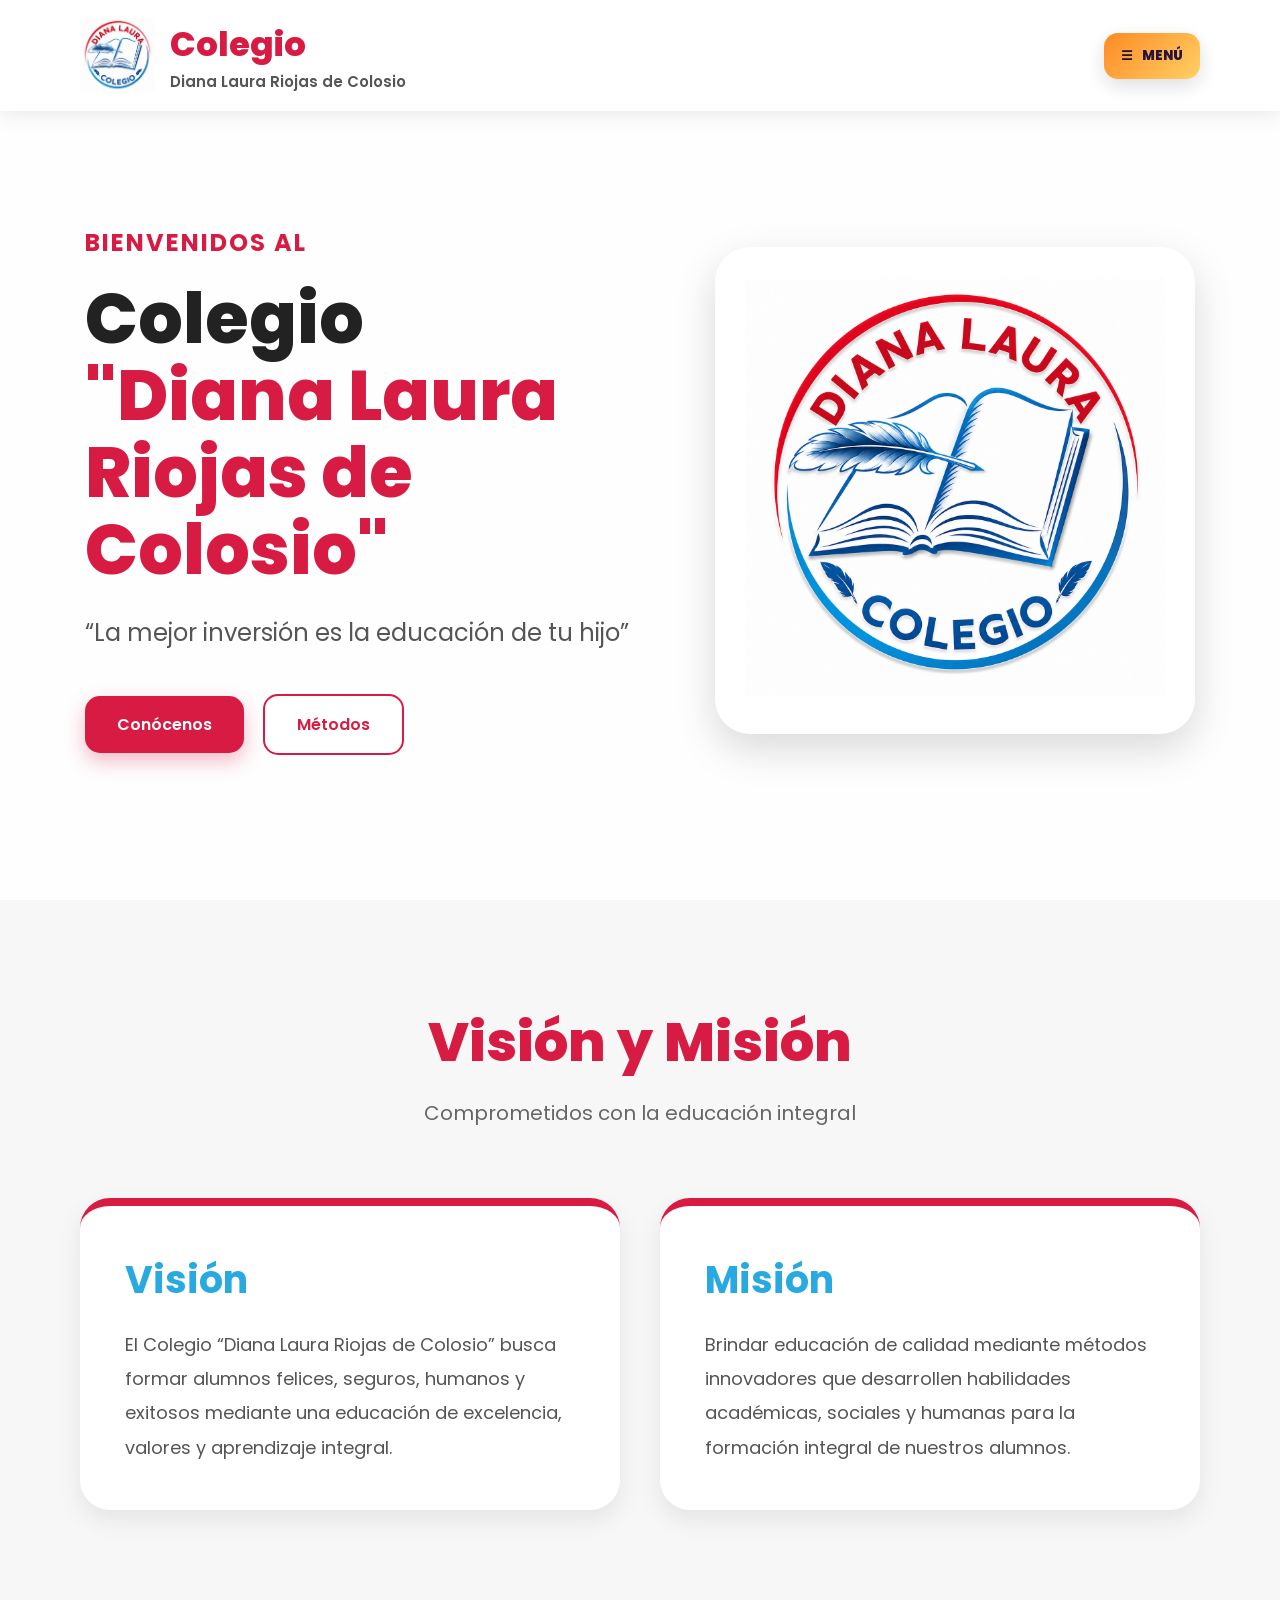
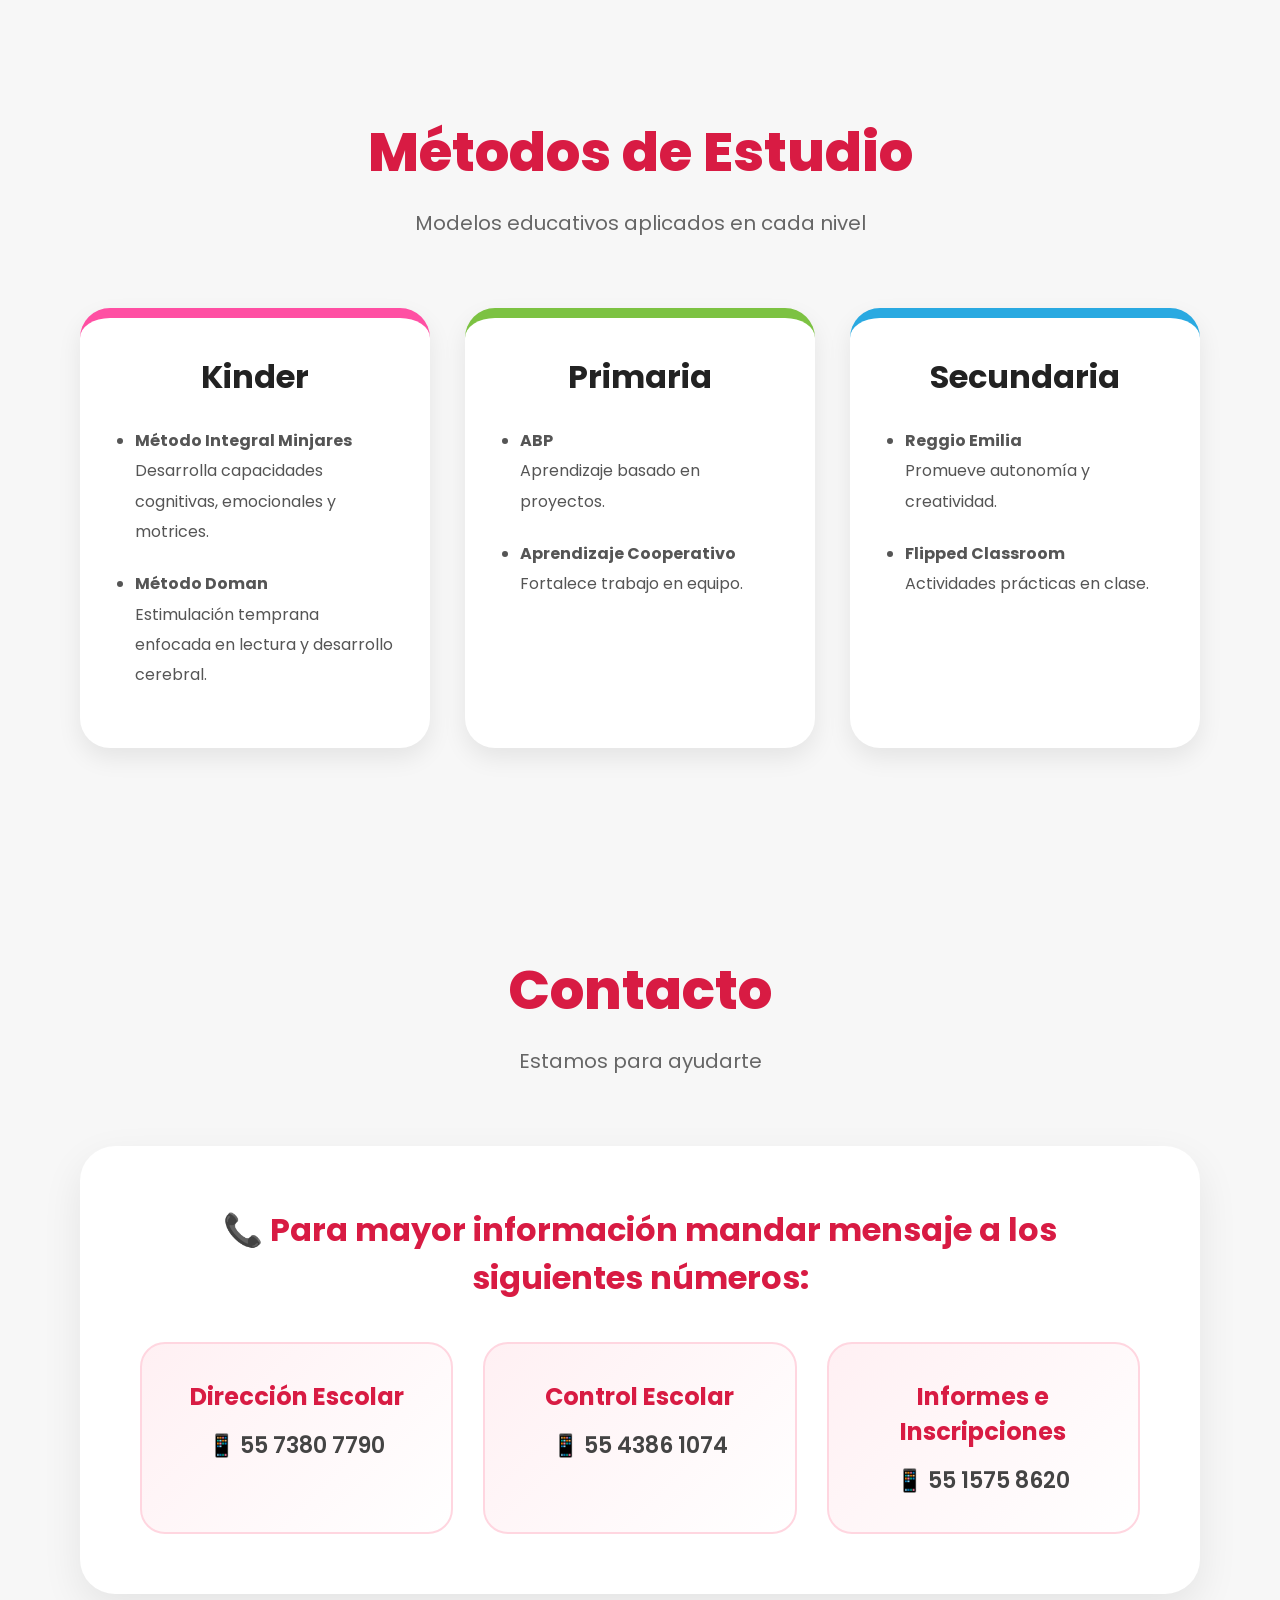
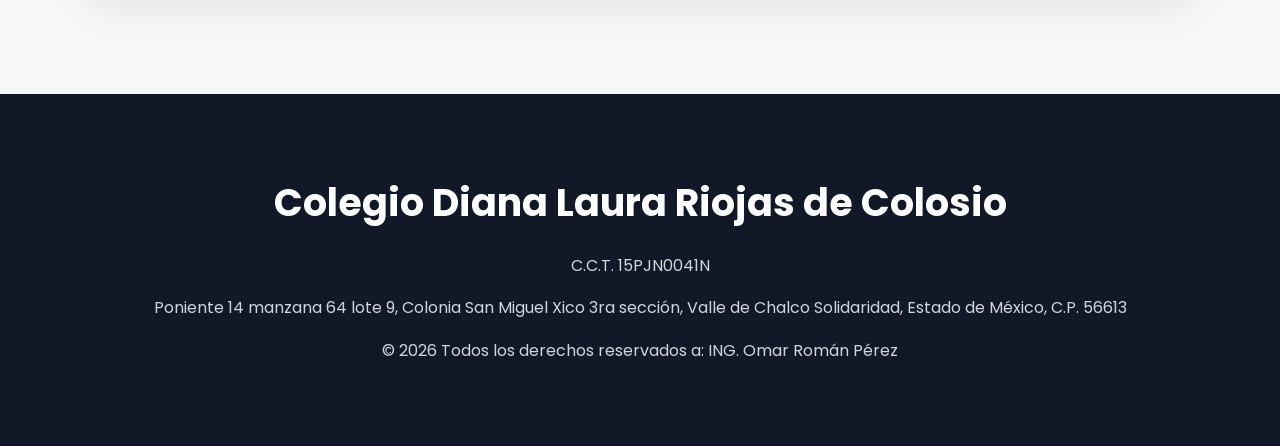
<file: index.html>
<!DOCTYPE html>
<html lang="es">
<head>
<meta name="google-site-verification" content="6N8dAlVvMnoeY7EBtXFRUhr3mwOZuXIOiNmsztpDJHw" />
<meta charset="UTF-8">
<meta name="viewport" content="width=device-width, initial-scale=1.0">
<meta name="description" content="Colegio Diana Laura Riojas de Colosio. Educación de calidad en Kinder, Primaria y Secundaria en Valle de Chalco, Estado de México.">

<meta name="keywords" content="Colegio Diana Laura Riojas de Colosio, escuela, kinder, primaria, secundaria, Valle de Chalco, educación">

<meta name="author" content="Ing. Omar Román Pérez">

<meta name="robots" content="index, follow">

<link rel="icon" href="logo.png" type="image/png">
    
<meta property="og:title" content="Colegio Diana Laura Riojas de Colosio">

<meta property="og:description" content="Educación de calidad en Kinder, Primaria y Secundaria.">

<meta property="og:image" content="logo.png">

<meta property="og:type" content="website">

<title>Colegio Diana Laura Riojas de Colosio</title>

<link rel="preconnect" href="https://fonts.googleapis.com">
<link rel="preconnect" href="https://fonts.gstatic.com" crossorigin>

<link href="https://fonts.googleapis.com/css2?family=Poppins:wght@300;400;500;600;700;800&display=swap" rel="stylesheet">

<style>

*{
    margin:0;
    padding:0;
    box-sizing:border-box;
    font-family:'Poppins',sans-serif;
    scroll-behavior:smooth;
}

body{
    background:#f7f7f7;
    color:#222;
    overflow-x:hidden;
}

/* HEADER */

header{
    width:100%;
    background:rgba(255,255,255,0.96);
    backdrop-filter:blur(12px);
    display:flex;
    justify-content:space-between;
    align-items:center;
    padding:18px 80px;
    position:fixed;
    top:0;
    left:0;
    z-index:1000;
    box-shadow:0 5px 20px rgba(0,0,0,0.08);
}

/* LOGO */

.logo{
    display:flex;
    align-items:center;
    gap:15px;
}

.logo img{
    width:75px;
    height:75px;
    object-fit:contain;
    transition:.4s;
}

.logo img:hover{
    transform:scale(1.08) rotate(-3deg);
}

.logo-text h1{
    color:#d81b43;
    font-size:34px;
    font-weight:800;
}

.logo-text p{
    font-size:15px;
    font-weight:600;
    color:#555;
}

/* NAV */

nav{
    display:flex;
    align-items:center;
}

nav a{
    text-decoration:none;
    margin-left:25px;
    color:#222;
    font-weight:600;
    transition:.3s;
    position:relative;
}

nav a::after{
    content:'';
    width:0%;
    height:3px;
    background:#d81b43;
    position:absolute;
    left:0;
    bottom:-8px;
    border-radius:10px;
    transition:.3s;
}

nav a:hover::after{
    width:100%;
}

nav a:hover{
    color:#d81b43;
}

/* DROPDOWN */

.dropdown{
    position:relative;
}

.dropbtn{
    background:none;
    border:none;
    margin-left:25px;
    font-size:16px;
    font-weight:600;
    cursor:pointer;
    color:#222;
    transition:.3s;
}

.dropbtn:hover{
    color:#d81b43;
}

.dropdown-content{
    display:none;
    position:absolute;
    background:white;
    min-width:220px;
    top:45px;
    border-radius:18px;
    overflow:hidden;
    box-shadow:0 10px 30px rgba(0,0,0,0.15);
}

.dropdown-content.show{
    display:block;
    animation:fade .3s ease;
}

@keyframes fade{
    from{
        opacity:0;
        transform:translateY(10px);
    }
    to{
        opacity:1;
        transform:translateY(0);
    }
}

.dropdown-content a{
    display:block;
    padding:16px;
    text-decoration:none;
    color:#222;
    margin:0;
}

.dropdown-content a:hover{
    background:#d81b43;
    color:white;
}

/* HERO */

.hero{
    min-height:100vh;
    display:flex;
    justify-content:center;
    align-items:center;
    padding:160px 80px 80px;
    gap:70px;
    background:
    linear-gradient(rgba(255,255,255,.9),rgba(255,255,255,.9)),
    url('https://images.unsplash.com/photo-1503676260728-1c00da094a0b?q=80&w=1200');
    background-size:cover;
    background-position:center;
}

.hero-text{
    width:50%;
    animation:slideLeft 1s ease;
}

@keyframes slideLeft{
    from{
        opacity:0;
        transform:translateX(-50px);
    }
    to{
        opacity:1;
        transform:translateX(0);
    }
}

.hero-text h3{
    color:#d81b43;
    font-size:24px;
    margin-bottom:20px;
    letter-spacing:2px;
}

.hero-text h1{
    font-size:70px;
    line-height:1.1;
    margin-bottom:25px;
    font-weight:800;
}

.hero-text span{
    color:#d81b43;
}

.hero-text p{
    font-size:24px;
    color:#555;
    line-height:1.7;
}

/* BUTTONS */

.buttons{
    margin-top:40px;
}

.buttons a{
    text-decoration:none;
    padding:16px 32px;
    border-radius:15px;
    font-weight:600;
    margin-right:15px;
    transition:.3s;
    display:inline-block;
}

.btn1{
    background:#d81b43;
    color:white;
    box-shadow:0 8px 20px rgba(216,27,67,0.3);
}

.btn1:hover{
    transform:translateY(-5px);
    background:#be123c;
}

.btn2{
    border:2px solid #d81b43;
    color:#d81b43;
    background:white;
}

.btn2:hover{
    background:#d81b43;
    color:white;
}

/* CARD */

.card{
    background:white;
    padding:30px;
    border-radius:35px;
    box-shadow:0 15px 40px rgba(0,0,0,0.15);
    animation:float 4s ease-in-out infinite;
}

@keyframes float{
    0%{
        transform:translateY(0);
    }
    50%{
        transform:translateY(-15px);
    }
    100%{
        transform:translateY(0);
    }
}

.card img{
    width:420px;
    max-width:100%;
    object-fit:contain;
}

/* SECTIONS */

.section{
    padding:100px 80px;
}

.section-title{
    text-align:center;
    margin-bottom:70px;
}

.section-title h2{
    font-size:55px;
    color:#d81b43;
    font-weight:800;
}

.section-title p{
    margin-top:15px;
    font-size:20px;
    color:#666;
}

/* BOXES */

.vision-mision{
    display:grid;
    grid-template-columns:1fr 1fr;
    gap:40px;
}

.box{
    background:white;
    padding:45px;
    border-radius:30px;
    box-shadow:0 10px 25px rgba(0,0,0,0.08);
    transition:.4s;
    border-top:8px solid #d81b43;
}

.box:hover{
    transform:translateY(-10px);
}

.box h2{
    color:#29a9e1;
    margin-bottom:20px;
    font-size:38px;
}

.box p{
    line-height:1.9;
    font-size:18px;
    color:#555;
}

/* METODOS */

.campos{
    display:grid;
    grid-template-columns:repeat(auto-fit,minmax(320px,1fr));
    gap:35px;
}

.campo{
    background:white;
    padding:35px;
    border-radius:30px;
    box-shadow:0 10px 25px rgba(0,0,0,0.08);
    transition:.4s;
}

.campo:hover{
    transform:translateY(-12px) scale(1.02);
}

.campo h3{
    text-align:center;
    margin-bottom:25px;
    font-size:32px;
}

.campo ul{
    padding-left:20px;
}

.campo li{
    margin-bottom:22px;
    line-height:1.9;
    color:#555;
}

.rosa{
    border-top:10px solid #ff4fa3;
}

.verde{
    border-top:10px solid #7cc242;
}

.azul{
    border-top:10px solid #29a9e1;
}

/* CONTACTO */

.contact-box{
    background:white;
    padding:60px;
    border-radius:35px;
    box-shadow:0 15px 40px rgba(0,0,0,0.08);
    text-align:center;
}

.contact-box h3{
    color:#d81b43;
    font-size:32px;
    margin-bottom:40px;
}

.contactos{
    display:grid;
    grid-template-columns:repeat(auto-fit,minmax(250px,1fr));
    gap:30px;
}

.contact-card{
    background:linear-gradient(135deg,#fff0f3,#ffffff);
    padding:35px;
    border-radius:25px;
    transition:.4s;
    border:2px solid #ffd6e0;
}

.contact-card:hover{
    transform:translateY(-10px) scale(1.03);
    box-shadow:0 15px 30px rgba(216,27,67,0.15);
}

.contact-card h4{
    color:#d81b43;
    font-size:24px;
    margin-bottom:15px;
}

.contact-card p{
    font-size:22px;
    color:#444;
    font-weight:600;
}

/* FOOTER */

footer{
    background:#111827;
    color:white;
    text-align:center;
    padding:80px 20px;
}

footer h2{
    margin-bottom:20px;
    font-size:38px;
}

footer p{
    margin-top:12px;
    line-height:1.9;
    color:#d1d5db;
}

/* RESPONSIVE */

@media(max-width:950px){

    header{
        flex-direction:column;
        padding:20px;
    }

    nav{
        margin-top:20px;
        flex-wrap:wrap;
        justify-content:center;
    }

    .hero{
        flex-direction:column;
        text-align:center;
        padding:180px 30px 60px;
    }

    .hero-text{
        width:100%;
    }

    .hero-text h1{
        font-size:45px;
    }

    .vision-mision{
        grid-template-columns:1fr;
    }

    .section{
        padding:80px 25px;
    }

    .card img{
        width:100%;
    }

}


/* MENÚ PRINCIPAL HAMBURGUESA + SUBMENÚS */
.site-hamburger{display:inline-flex;align-items:center;gap:9px;border:0;border-radius:14px;padding:13px 17px;background:linear-gradient(135deg,#ff8a24,#ffd166);color:#28133d;font-weight:800;cursor:pointer;box-shadow:0 7px 18px #21153224;white-space:nowrap}
.site-hamburger:hover{transform:translateY(-2px)}
#siteNav{display:none;align-items:center;gap:10px;background:linear-gradient(135deg,#2b1047,#63268b);padding:14px;border:2px solid #ffd166;border-radius:20px;box-shadow:0 18px 45px #17092440}
#siteNav.menu-open{display:flex;animation:fade .22s ease}
#siteNav>a,#siteNav .dropbtn{color:#fff!important;padding:10px 12px;margin:0;border-radius:10px}
#siteNav>a:hover,#siteNav .dropbtn:hover{background:#ffffff20;color:#ffd166!important}
#siteNav .dropdown-content{top:calc(100% + 8px);left:0;z-index:1200;background:#fffaf0;border:2px solid #ffd166;min-width:220px}
#siteNav .dropdown-content a{color:#321849!important;padding:13px 16px}
#siteNav .dropdown-content a:hover{background:#713c85!important;color:white!important}
@media(min-width:901px){header{gap:18px;flex-wrap:wrap}#siteNav.menu-open{display:flex}}
@media(max-width:900px){header{padding:12px 18px!important;flex-wrap:wrap;justify-content:space-between}#siteNav{width:100%;flex-direction:column;align-items:stretch;order:3}#siteNav>a,#siteNav .dropbtn{text-align:left;width:100%;display:block}#siteNav .dropdown{width:100%}#siteNav .dropdown-content{position:static;width:100%;margin-top:5px;box-shadow:none}#siteNav .dropdown-content.show{display:block}.site-hamburger{margin-left:auto}}

</style>

</head>

<body>

<header>

<div class="logo">

<img src="logo.png" alt="Logo Colegio">

<div class="logo-text">

<h1>Colegio</h1>

<p>
Diana Laura Riojas de Colosio
</p>

</div>

</div>

<button class="site-hamburger" id="siteHamburger" type="button" aria-label="Abrir menú" aria-expanded="false" onclick="toggleSiteMenu()">☰ <span>MENÚ</span></button>
<nav id="siteNav" aria-label="Navegación principal">
  <a href="index.html">Inicio</a>
  <div class="dropdown">
    <button class="dropbtn" type="button" onclick="toggleSubmenu('menuNiveles')">Niveles ▾</button>
    <div class="dropdown-content" id="menuNiveles">
      <a href="kinder.html">🎈 Kinder</a>
      <a href="primaria.html">📚 Primaria</a>
      <a href="secundaria.html">🎓 Secundaria</a>
    </div>
  </div>
  <div class="dropdown">
    <button class="dropbtn" type="button" onclick="toggleSubmenu('menuEventos')">Eventos ▾</button>
    <div class="dropdown-content" id="menuEventos">
      <a href="eventos.html#dia-del-nino">🎉 Día del Niño</a>
      <a href="eventos.html#dia-de-muertos">💀 Día de Muertos</a>
      <a href="eventos.html#navidad">🎄 Navidad</a>
      <a href="eventos.html#graduaciones">🎓 Graduaciones</a>
      <a href="eventos.html#especiales">⭐ Actividades especiales</a>
    </div>
  </div>
  <a href="#contacto">Contacto</a>
</nav>

</header>
<section class="hero">

<div class="hero-text">

<h3>BIENVENIDOS AL</h3>

<h1>
Colegio <br>
<span>"Diana Laura Riojas de Colosio"</span>
</h1>

<p>
“La mejor inversión es la educación de tu hijo”
</p>

<div class="buttons">

<a href="#vision" class="btn1">
Conócenos
</a>

<a href="#metodos" class="btn2">
Métodos
</a>

</div>

</div>

<div class="card">

<img src="logo.png" alt="Logo Colegio">

</div>

</section>

<section class="section" id="vision">

<div class="section-title">

<h2>Visión y Misión</h2>

<p>
Comprometidos con la educación integral
</p>

</div>

<div class="vision-mision">

<div class="box">

<h2>Visión</h2>

<p>
El Colegio “Diana Laura Riojas de Colosio”
busca formar alumnos felices, seguros,
humanos y exitosos mediante una educación
de excelencia, valores y aprendizaje integral.
</p>

</div>

<div class="box">

<h2>Misión</h2>

<p>
Brindar educación de calidad mediante
métodos innovadores que desarrollen
habilidades académicas, sociales y humanas
para la formación integral de nuestros alumnos.
</p>

</div>

</div>

</section>

<section class="section" id="metodos">

<div class="section-title">

<h2>Métodos de Estudio</h2>

<p>
Modelos educativos aplicados en cada nivel
</p>

</div>

<div class="campos">

<div class="campo rosa">

<h3>Kinder</h3>

<ul>

<li>
<b>Método Integral Minjares</b><br>
Desarrolla capacidades cognitivas,
emocionales y motrices.
</li>

<li>
<b>Método Doman</b><br>
Estimulación temprana enfocada
en lectura y desarrollo cerebral.
</li>

</ul>

</div>

<div class="campo verde">

<h3>Primaria</h3>

<ul>

<li>
<b>ABP</b><br>
Aprendizaje basado en proyectos.
</li>

<li>
<b>Aprendizaje Cooperativo</b><br>
Fortalece trabajo en equipo.
</li>

</ul>

</div>

<div class="campo azul">

<h3>Secundaria</h3>

<ul>

<li>
<b>Reggio Emilia</b><br>
Promueve autonomía y creatividad.
</li>

<li>
<b>Flipped Classroom</b><br>
Actividades prácticas en clase.
</li>

</ul>

</div>

</div>

</section>

<!-- CONTACTO -->

<section class="section" id="contacto">

<div class="section-title">

<h2>Contacto</h2>

<p>
Estamos para ayudarte
</p>

</div>

<div class="contact-box">

<h3>
📞 Para mayor información mandar mensaje a los siguientes números:
</h3>

<div class="contactos">

<div class="contact-card">

<h4>Dirección Escolar</h4>

<p>📱 55 7380 7790</p>

</div>

<div class="contact-card">

<h4>Control Escolar</h4>

<p>📱 55 4386 1074</p>

</div>

<div class="contact-card">

<h4>Informes e Inscripciones</h4>

<p>📱 55 1575 8620</p>

</div>

</div>

</div>

</section>

<footer>

<h2>
Colegio Diana Laura Riojas de Colosio
</h2>

<p>
C.C.T. 15PJN0041N
</p>

<p>
Poniente 14 manzana 64 lote 9,
Colonia San Miguel Xico 3ra sección,
Valle de Chalco Solidaridad,
Estado de México,
C.P. 56613
</p>

<p>
© 2026 Todos los derechos reservados a: ING. Omar Román Pérez
</p>

</footer>

<script>

function toggleMenu(){

document
.getElementById("menuNiveles")
.classList.toggle("show");

}

window.onclick = function(e){

if(!e.target.matches('.dropbtn')){

var menu =
document.getElementById("menuNiveles");

if(menu.classList.contains('show')){

menu.classList.remove('show');

}

}

}

</script>





</body>
</html>
</file>
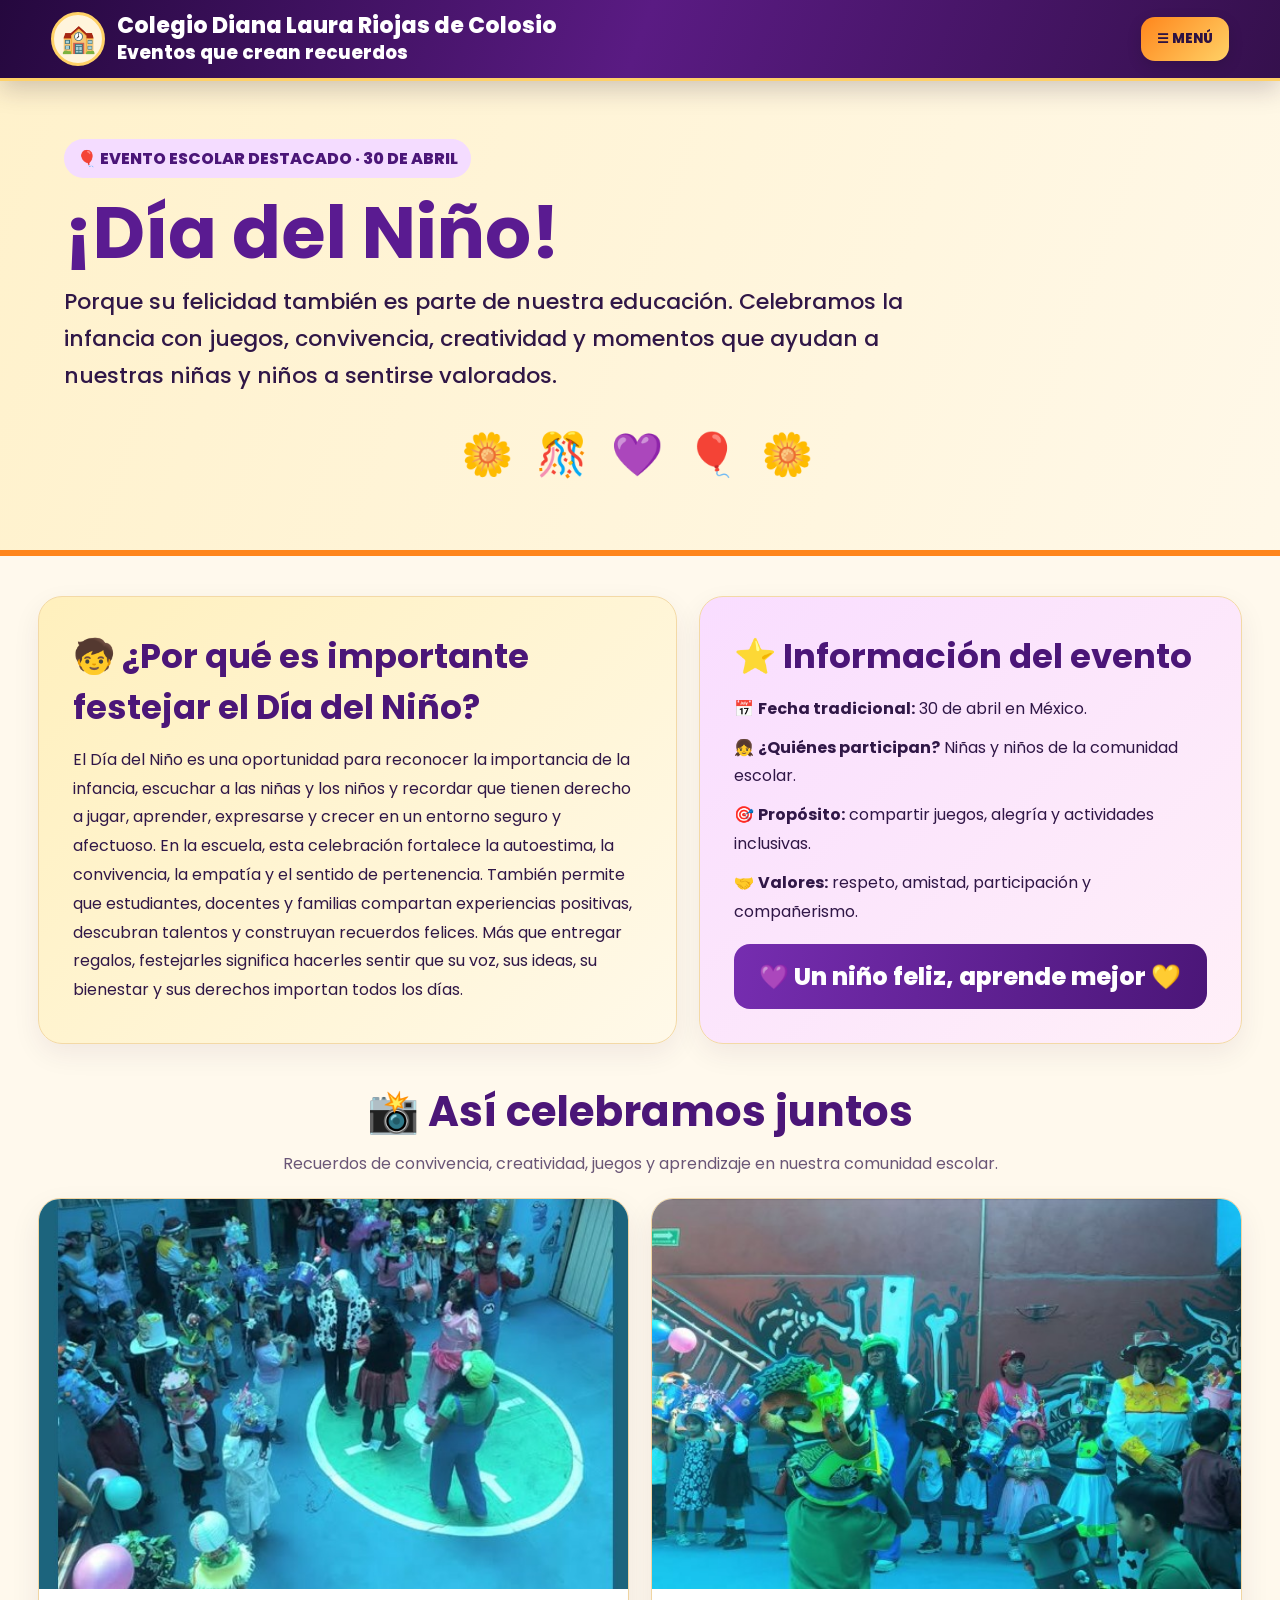
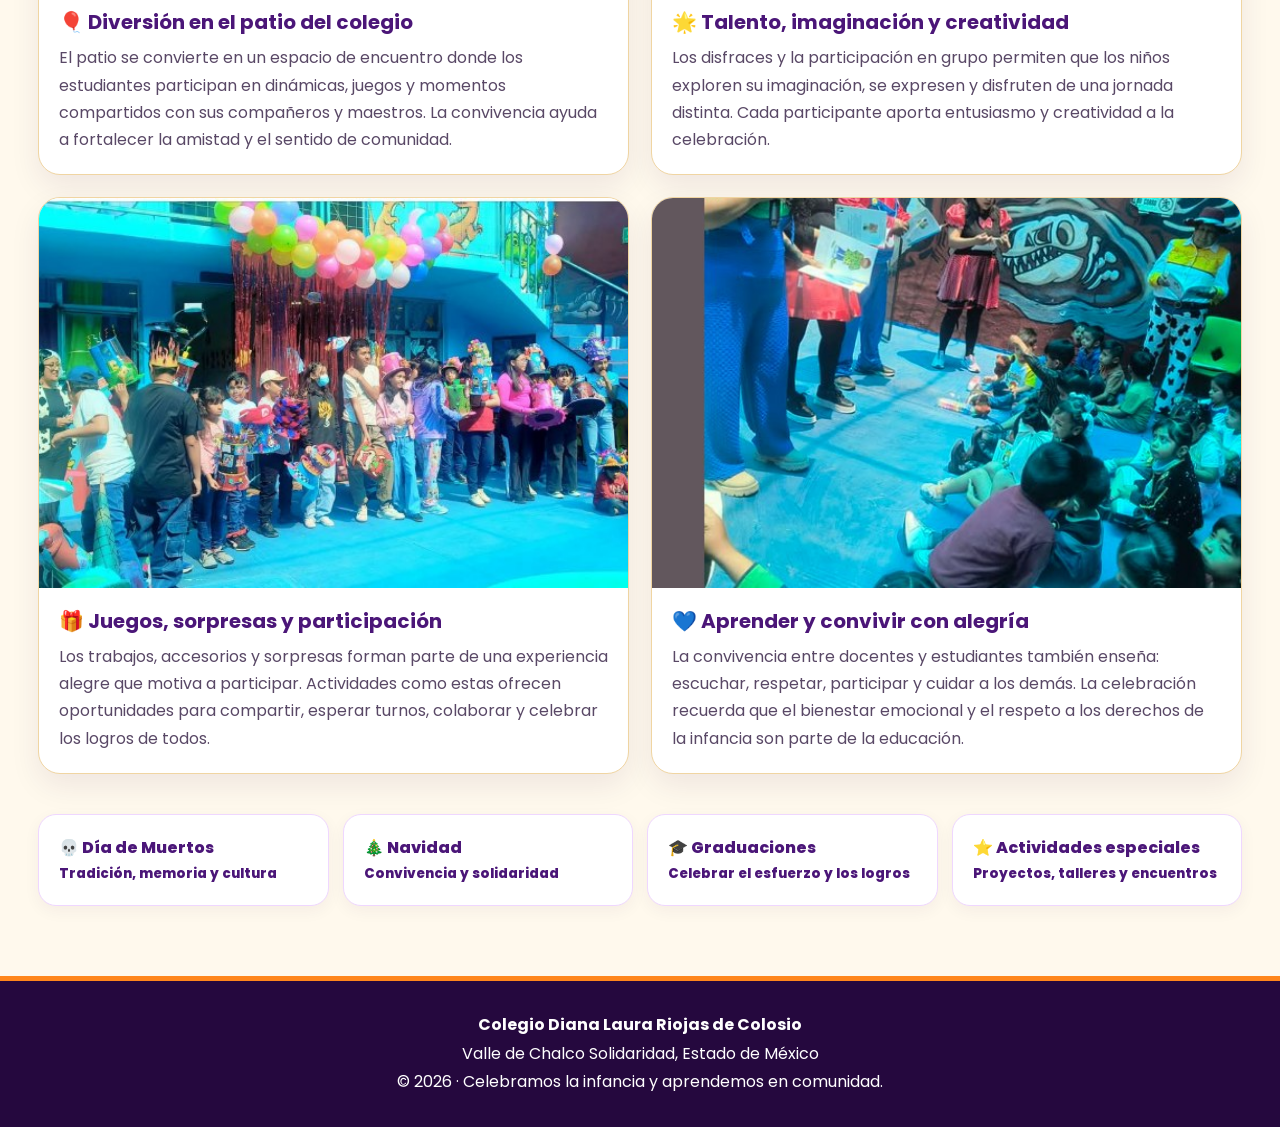
<file: eventos.html>
<!DOCTYPE html>
<html lang="es">
<head>
<meta charset="UTF-8">
<meta name="viewport" content="width=device-width, initial-scale=1.0">
<meta name="description" content="Eventos escolares del Colegio Diana Laura Riojas de Colosio. Celebración del Día del Niño y actividades que fortalecen la convivencia.">
<title>Eventos escolares | Colegio Diana Laura Riojas de Colosio</title>
<link href="https://fonts.googleapis.com/css2?family=Poppins:wght@400;500;600;700;800&display=swap" rel="stylesheet">
<style>
:root{--morado:#4b1678;--morado2:#702db0;--naranja:#ff861c;--oro:#ffd166;--crema:#fff9ed;--texto:#301747}
*{box-sizing:border-box;margin:0;padding:0;font-family:Poppins,Arial,sans-serif;scroll-behavior:smooth}
body{background:var(--crema);color:var(--texto);overflow-x:hidden}
header{position:sticky;top:0;z-index:1000;display:flex;align-items:center;gap:16px;flex-wrap:wrap;padding:12px clamp(16px,4vw,55px);background:linear-gradient(110deg,#25083e,#5a1b83,#35104d);box-shadow:0 8px 24px #21153235;border-bottom:3px solid var(--oro)}
.brand{display:flex;align-items:center;gap:12px;color:white;font-weight:800;font-size:clamp(15px,2vw,22px);line-height:1.2;flex:1;min-width:200px}
.brand-mark{display:grid;place-items:center;width:54px;height:54px;border-radius:50%;background:#fff4dc;color:var(--morado);font-size:28px;border:3px solid var(--oro)}
.hamburger{border:0;border-radius:14px;padding:12px 16px;background:linear-gradient(135deg,var(--naranja),var(--oro));color:#2d1242;font-weight:800;cursor:pointer;box-shadow:0 5px 15px #0002}
nav{display:none;flex-basis:100%;align-items:stretch;gap:8px;padding:12px;background:#35104d;border:1px solid #ffffff30;border-radius:18px}
nav.open{display:flex;flex-direction:column}
nav>a,.dropbtn{display:block;width:100%;border:0;border-radius:10px;padding:12px 14px;text-align:left;text-decoration:none;color:white;background:transparent;font-weight:700;cursor:pointer}
nav>a:hover,.dropbtn:hover{background:#ffffff1c;color:var(--oro)}
.dropdown{position:relative}
.dropdown-content{display:none;background:#fffaf0;border:2px solid var(--oro);border-radius:12px;overflow:hidden;margin:4px 0 8px}
.dropdown-content.show{display:block}
.dropdown-content a{display:block;padding:11px 15px;text-decoration:none;color:#321849;font-weight:600}
.dropdown-content a:hover{background:#f4d9ff;color:#4b1678}
.hero{position:relative;overflow:hidden;padding:58px clamp(20px,5vw,70px) 64px;background:linear-gradient(110deg,#fff1c9ed,#fff8e8e8),url('https://images.pexels.com/photos/8613089/pexels-photo-8613089.jpeg?auto=compress&cs=tinysrgb&w=1800') center/cover;border-bottom:6px solid var(--naranja)}
.hero:after{content:"🌼 🎊 💜 🎈 🌼";display:block;text-align:center;font-size:clamp(25px,4vw,42px);margin-top:28px;letter-spacing:6px}
.kicker{display:inline-block;background:#f4dcff;color:var(--morado);padding:7px 13px;border-radius:999px;font-weight:800}
h1{font-size:clamp(38px,6vw,72px);line-height:1.05;color:#5a1b91;margin:17px 0 12px}
.hero p{font-size:clamp(17px,2vw,22px);max-width:850px;line-height:1.7;font-weight:500}
main{max-width:1500px;margin:auto;padding:30px clamp(14px,3vw,38px) 70px}
.event-intro{display:grid;grid-template-columns:minmax(0,1fr) minmax(280px,.85fr);gap:22px;margin:10px 0 28px}
.panel{border-radius:24px;padding:clamp(22px,3vw,34px);box-shadow:0 10px 28px #35104d12;border:1px solid #f3d9a6}
.panel h2{color:var(--morado);font-size:clamp(24px,3vw,34px);margin-bottom:13px}
.panel p,.panel li{line-height:1.8;font-size:16px}
.importancia{background:linear-gradient(135deg,#fff0bd,#fff9e9)}
.datos{background:linear-gradient(135deg,#f9ddff,#fff0f8)}
.datos ul{list-style:none;display:grid;gap:10px;margin-top:12px}
.slogan{margin-top:18px;padding:15px;text-align:center;background:linear-gradient(100deg,#762db0,#4b1678);color:white;border-radius:16px;font-size:clamp(18px,2vw,24px);font-weight:800}
.gallery-heading{text-align:center;margin:36px 0 22px}
.gallery-heading h2{font-size:clamp(28px,4vw,42px);color:var(--morado)}
.gallery-heading p{margin-top:8px;color:#6a5677}
.gallery{display:grid;grid-template-columns:repeat(2,minmax(0,1fr));gap:22px}
.photo-card{overflow:hidden;border-radius:22px;background:white;border:1px solid #f0d5a2;box-shadow:0 12px 30px #35104d14;transition:transform .25s,box-shadow .25s}
.photo-card:hover{transform:translateY(-5px);box-shadow:0 18px 36px #35104d25}
.photo-card img{display:block;width:100%;height:clamp(220px,32vw,390px);object-fit:cover;background:#eee}
.caption{padding:18px 20px 21px}
.caption h3{font-size:20px;color:var(--morado);margin-bottom:7px}
.caption p{line-height:1.7;color:#594866}
.event-placeholder{border:2px dashed #b99acb;background:#fff;border-radius:15px;padding:15px;color:#674d78;margin-top:12px;font-size:14px}
.more-events{margin-top:40px;display:grid;grid-template-columns:repeat(auto-fit,minmax(190px,1fr));gap:14px}
.more-events a{display:block;padding:20px;border-radius:18px;text-decoration:none;color:var(--morado);font-weight:800;background:#fff;border:1px solid #efd7ff;box-shadow:0 5px 16px #35104d0d}
.more-events a:hover{background:#f3e2ff}
footer{text-align:center;background:#25083e;color:#fff;padding:30px 18px;border-top:5px solid var(--naranja);line-height:1.8}
@media(max-width:760px){.event-intro{grid-template-columns:1fr}.gallery{grid-template-columns:1fr}.hero{padding-top:38px}.photo-card img{height:auto;max-height:440px;min-height:220px;object-fit:cover}}
</style>
</head>
<body>
<header>
  <div class="brand"><div class="brand-mark">🏫</div><div>Colegio Diana Laura Riojas de Colosio<br><small>Eventos que crean recuerdos</small></div></div>
  <button class="hamburger" id="hamburger" type="button" aria-expanded="false" onclick="toggleMainMenu()">☰ MENÚ</button>
  <nav id="mainNav" aria-label="Menú principal">
    <a href="index.html">🏠 Inicio</a>
    <div class="dropdown"><button class="dropbtn" type="button" onclick="toggleDrop('levelsMenu')">🎓 Niveles ▾</button>
      <div class="dropdown-content" id="levelsMenu"><a href="kinder.html">🎈 Kinder</a><a href="primaria.html">📚 Primaria</a><a href="secundaria.html">🎓 Secundaria</a></div>
    </div>
    <div class="dropdown"><button class="dropbtn" type="button" onclick="toggleDrop('eventsMenu')">🎉 Eventos ▾</button>
      <div class="dropdown-content show" id="eventsMenu"><a href="#dia-del-nino">🎉 Día del Niño</a><a href="#dia-de-muertos">💀 Día de Muertos</a><a href="#navidad">🎄 Navidad</a><a href="#graduaciones">🎓 Graduaciones</a><a href="#especiales">⭐ Actividades especiales</a></div>
    </div>
    <a href="#galeria">🖼️ Galería</a><a href="#contacto">✉️ Contacto</a>
  </nav>
</header>
<section class="hero" id="dia-del-nino">
  <span class="kicker">🎈 EVENTO ESCOLAR DESTACADO · 30 DE ABRIL</span>
  <h1>¡Día del Niño!</h1>
  <p>Porque su felicidad también es parte de nuestra educación. Celebramos la infancia con juegos, convivencia, creatividad y momentos que ayudan a nuestras niñas y niños a sentirse valorados.</p>
</section>
<main>
  <section class="event-intro">
    <article class="panel importancia">
      <h2>🧒 ¿Por qué es importante festejar el Día del Niño?</h2>
      <p>El Día del Niño es una oportunidad para reconocer la importancia de la infancia, escuchar a las niñas y los niños y recordar que tienen derecho a jugar, aprender, expresarse y crecer en un entorno seguro y afectuoso. En la escuela, esta celebración fortalece la autoestima, la convivencia, la empatía y el sentido de pertenencia. También permite que estudiantes, docentes y familias compartan experiencias positivas, descubran talentos y construyan recuerdos felices. Más que entregar regalos, festejarles significa hacerles sentir que su voz, sus ideas, su bienestar y sus derechos importan todos los días.</p>
    </article>
    <article class="panel datos">
      <h2>⭐ Información del evento</h2>
      <ul><li>📅 <strong>Fecha tradicional:</strong> 30 de abril en México.</li><li>👧 <strong>¿Quiénes participan?</strong> Niñas y niños de la comunidad escolar.</li><li>🎯 <strong>Propósito:</strong> compartir juegos, alegría y actividades inclusivas.</li><li>🤝 <strong>Valores:</strong> respeto, amistad, participación y compañerismo.</li></ul>
      <div class="slogan">💜 Un niño feliz, aprende mejor 💛</div>
    </article>
  </section>
  <section id="galeria">
    <div class="gallery-heading"><h2>📸 Así celebramos juntos</h2><p>Recuerdos de convivencia, creatividad, juegos y aprendizaje en nuestra comunidad escolar.</p></div>
    <div class="gallery">
      <article class="photo-card"><img src="assets/dia-nino-1.jpg" alt="Niñas y niños reunidos en el patio escolar durante la celebración" loading="lazy"><div class="caption"><h3>🎈 Diversión en el patio del colegio</h3><p>El patio se convierte en un espacio de encuentro donde los estudiantes participan en dinámicas, juegos y momentos compartidos con sus compañeros y maestros. La convivencia ayuda a fortalecer la amistad y el sentido de comunidad.</p></div></article>
      <article class="photo-card"><img src="assets/dia-nino-2.jpg" alt="Estudiantes y personal escolar con disfraces durante una actividad festiva" loading="lazy"><div class="caption"><h3>🌟 Talento, imaginación y creatividad</h3><p>Los disfraces y la participación en grupo permiten que los niños exploren su imaginación, se expresen y disfruten de una jornada distinta. Cada participante aporta entusiasmo y creatividad a la celebración.</p></div></article>
      <article class="photo-card"><img src="assets/dia-nino-3.jpg" alt="Grupo de estudiantes en fila mostrando decoraciones y trabajos festivos" loading="lazy"><div class="caption"><h3>🎁 Juegos, sorpresas y participación</h3><p>Los trabajos, accesorios y sorpresas forman parte de una experiencia alegre que motiva a participar. Actividades como estas ofrecen oportunidades para compartir, esperar turnos, colaborar y celebrar los logros de todos.</p></div></article>
      <article class="photo-card"><img src="assets/dia-nino-4.jpg" alt="Docentes acompañan a niñas y niños sentados durante una actividad escolar" loading="lazy"><div class="caption"><h3>💙 Aprender y convivir con alegría</h3><p>La convivencia entre docentes y estudiantes también enseña: escuchar, respetar, participar y cuidar a los demás. La celebración recuerda que el bienestar emocional y el respeto a los derechos de la infancia son parte de la educación.</p></div></article>
    </div>
    
  </section>
  <section class="more-events" aria-label="Otras categorías de eventos">
    <a id="dia-de-muertos" href="#dia-de-muertos">💀 Día de Muertos<br><small>Tradición, memoria y cultura</small></a>
    <a id="navidad" href="#navidad">🎄 Navidad<br><small>Convivencia y solidaridad</small></a>
    <a id="graduaciones" href="#graduaciones">🎓 Graduaciones<br><small>Celebrar el esfuerzo y los logros</small></a>
    <a id="especiales" href="#especiales">⭐ Actividades especiales<br><small>Proyectos, talleres y encuentros</small></a>
  </section>
</main>
<footer id="contacto"><strong>Colegio Diana Laura Riojas de Colosio</strong><br>Valle de Chalco Solidaridad, Estado de México<br>© 2026 · Celebramos la infancia y aprendemos en comunidad.</footer>
<script>
function toggleMainMenu(){var n=document.getElementById('mainNav'),b=document.getElementById('hamburger'),open=n.classList.toggle('open');b.setAttribute('aria-expanded',String(open))}
function toggleDrop(id){var m=document.getElementById(id),was=m.classList.contains('show');document.querySelectorAll('.dropdown-content').forEach(function(x){x.classList.remove('show')});if(!was)m.classList.add('show')}
document.addEventListener('click',function(e){if(!e.target.closest('nav'))document.querySelectorAll('.dropdown-content').forEach(function(x){x.classList.remove('show')})});
</script>
</body></html>
</file>
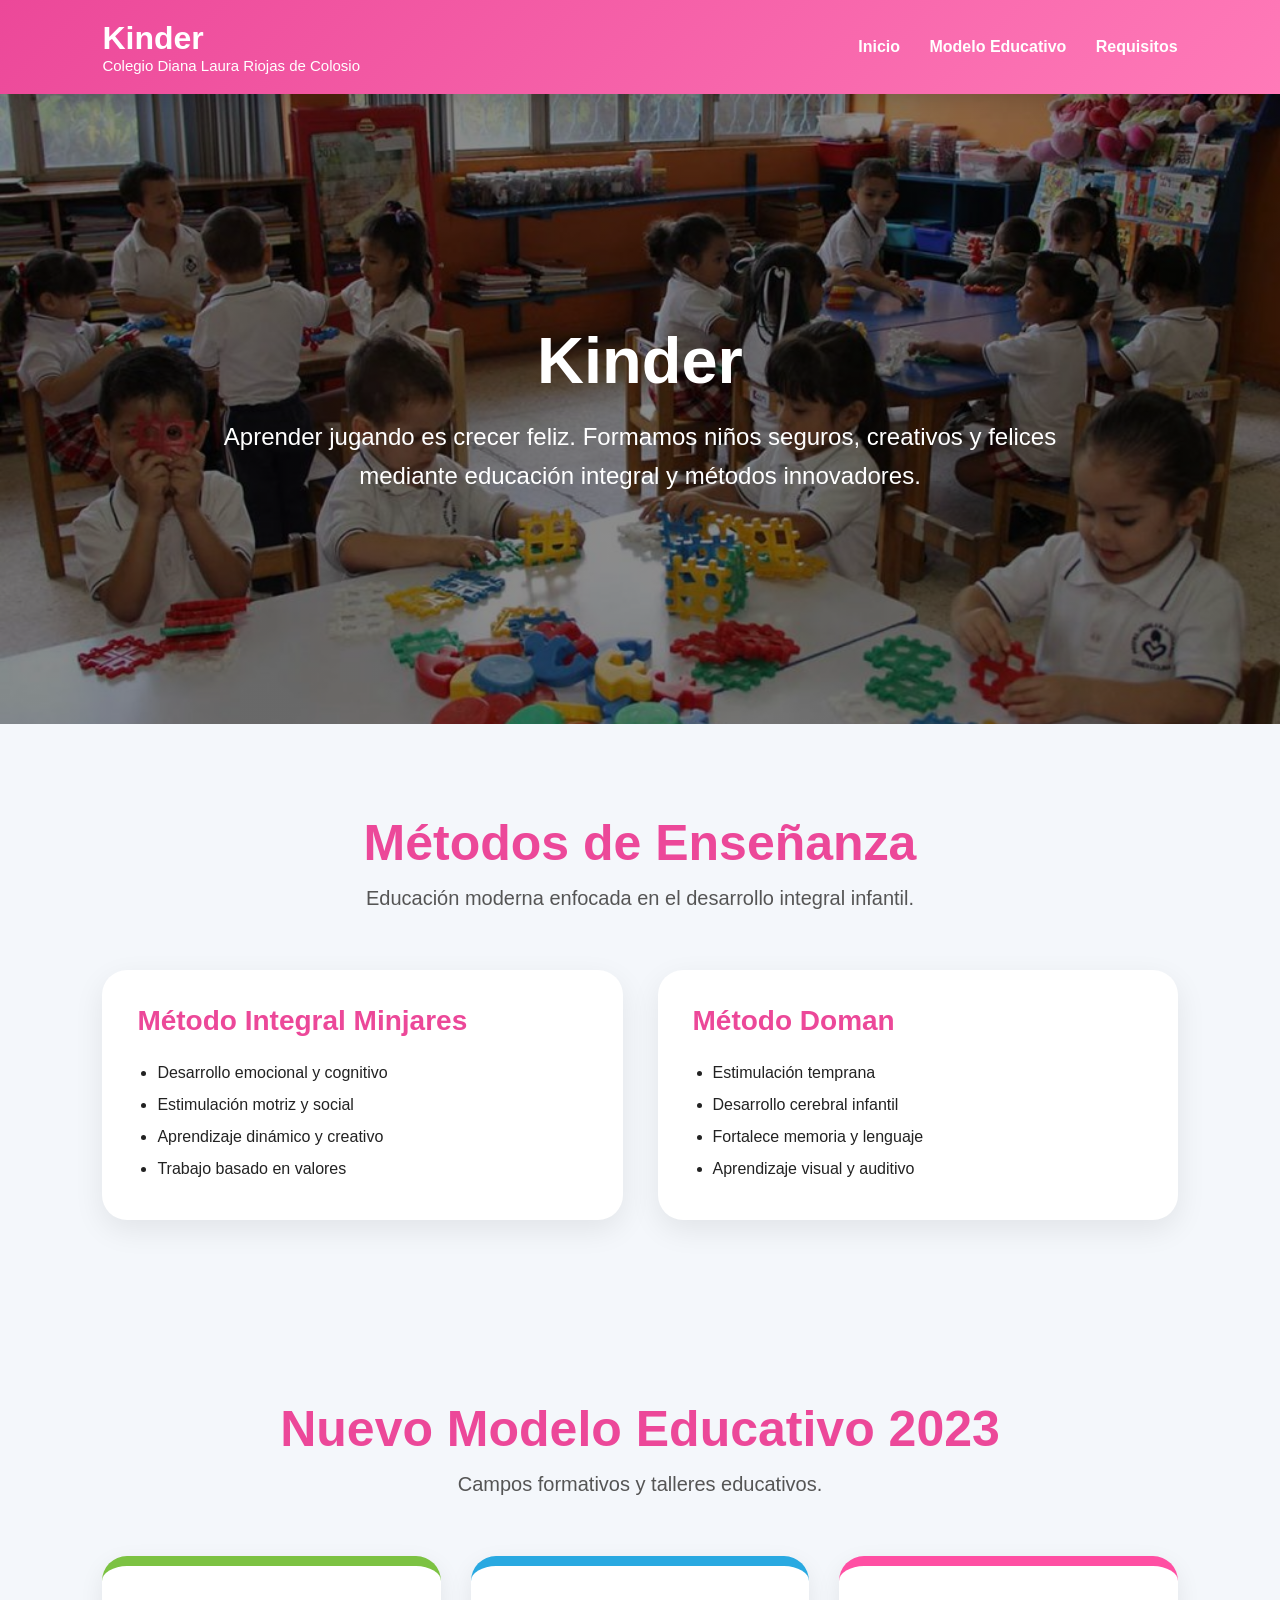
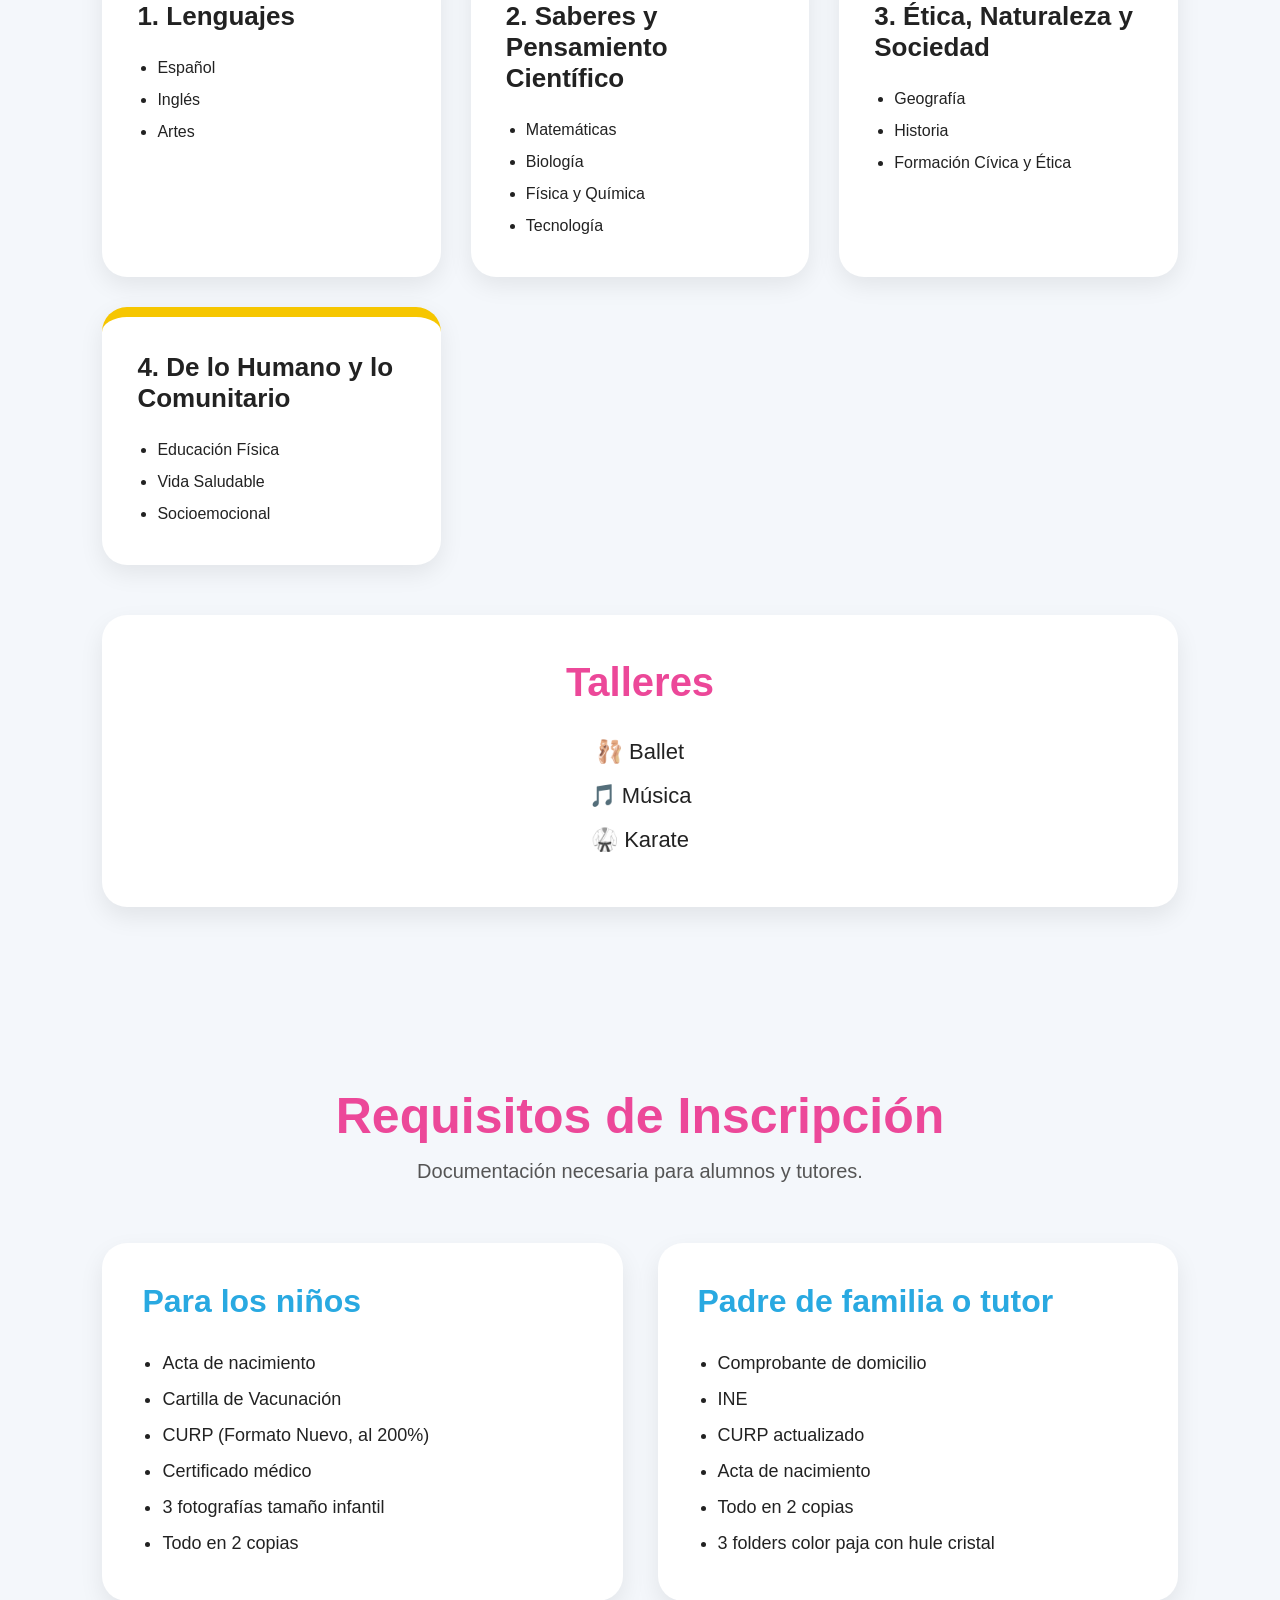
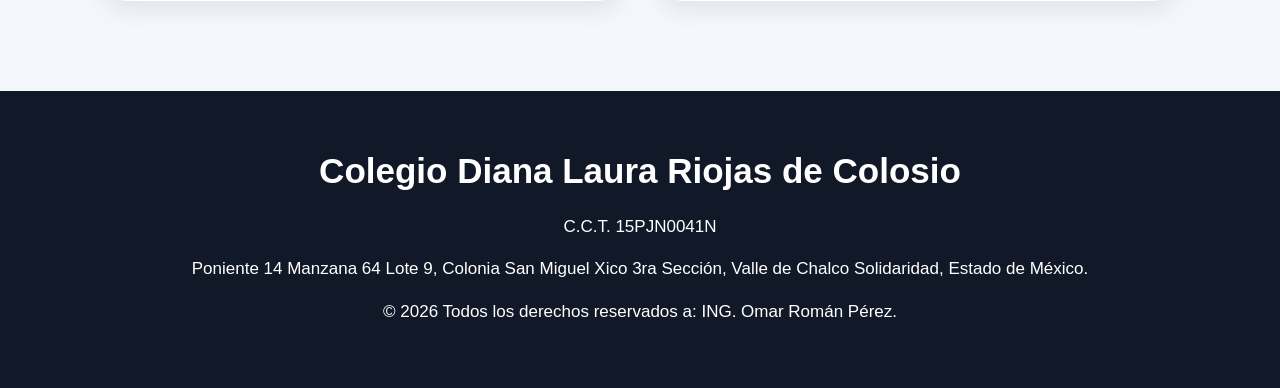
<file: kinder.html>
<!DOCTYPE html>
<html lang="es">
<head>
<meta charset="UTF-8">
<meta name="viewport" content="width=device-width, initial-scale=1.0">

<title>Kinder | Colegio Diana Laura Riojas de Colosio</title>

<style>

*{
    margin:0;
    padding:0;
    box-sizing:border-box;
    font-family:'Segoe UI', sans-serif;
}

body{
    background:#f4f7fb;
    color:#222;
}

/* HEADER */

header{
    width:100%;
    background:linear-gradient(135deg,#ec4899,#ff7ab8);
    padding:20px 8%;
    display:flex;
    justify-content:space-between;
    align-items:center;
    position:sticky;
    top:0;
    z-index:999;
    box-shadow:0 5px 20px rgba(0,0,0,0.15);
}

.logo h1{
    color:white;
    font-size:32px;
}

.logo p{
    color:white;
    font-size:15px;
}

nav a{
    color:white;
    text-decoration:none;
    margin-left:25px;
    font-weight:bold;
    transition:.3s;
}

nav a:hover{
    color:#ffe082;
}

/* HERO */

.hero{
    min-height:70vh;
    background:
    linear-gradient(rgba(0,0,0,.45),rgba(0,0,0,.45)),
    url('kinder.jpg');

    background-size:cover;
    background-position:center;

    display:flex;
    justify-content:center;
    align-items:center;
    text-align:center;
    padding:40px;
}

.hero-text{
    color:white;
    max-width:850px;
}

.hero-text h1{
    font-size:65px;
    margin-bottom:20px;
}

.hero-text p{
    font-size:24px;
    line-height:1.6;
}

/* SECCIONES */

.section{
    padding:90px 8%;
}

.section-title{
    text-align:center;
    margin-bottom:60px;
}

.section-title h2{
    font-size:50px;
    color:#ec4899;
    margin-bottom:15px;
}

.section-title p{
    font-size:20px;
    color:#555;
}

/* TARJETAS */

.cards{
    display:grid;
    grid-template-columns:repeat(auto-fit,minmax(280px,1fr));
    gap:35px;
}

.card{
    background:white;
    border-radius:25px;
    padding:35px;
    box-shadow:0 10px 30px rgba(0,0,0,0.08);
    transition:.4s;
}

.card:hover{
    transform:translateY(-10px);
}

.card h3{
    color:#ec4899;
    margin-bottom:20px;
    font-size:28px;
}

.card ul{
    padding-left:20px;
    line-height:2;
}

/* CAMPOS */

.campos{
    display:grid;
    grid-template-columns:repeat(auto-fit,minmax(250px,1fr));
    gap:30px;
    margin-top:50px;
}

.campo{
    background:white;
    border-radius:25px;
    padding:35px;
    box-shadow:0 8px 25px rgba(0,0,0,.08);
    transition:.4s;
}

.campo:hover{
    transform:scale(1.03);
}

.campo h3{
    margin-bottom:20px;
    font-size:26px;
}

.campo ul{
    line-height:2;
    padding-left:20px;
}

.verde{
    border-top:10px solid #7cc242;
}

.azul{
    border-top:10px solid #29a9e1;
}

.rosa{
    border-top:10px solid #ff4fa3;
}

.amarillo{
    border-top:10px solid #f6c600;
}

/* TALLERES */

.talleres{
    background:white;
    margin-top:50px;
    padding:45px;
    border-radius:25px;
    box-shadow:0 10px 25px rgba(0,0,0,0.08);
    text-align:center;
}

.talleres h2{
    color:#ec4899;
    margin-bottom:25px;
    font-size:40px;
}

.talleres ul{
    list-style:none;
    font-size:22px;
    line-height:2;
}

/* REQUISITOS */

.requisitos{
    display:grid;
    grid-template-columns:repeat(auto-fit,minmax(320px,1fr));
    gap:35px;
}

.req{
    background:white;
    border-radius:25px;
    padding:40px;
    box-shadow:0 10px 25px rgba(0,0,0,0.08);
}

.req h3{
    color:#29a9e1;
    margin-bottom:25px;
    font-size:32px;
}

.req ul{
    padding-left:20px;
    line-height:2;
    font-size:18px;
}

/* FOOTER */

footer{
    background:#111827;
    color:white;
    text-align:center;
    padding:60px 20px;
}

footer h2{
    margin-bottom:20px;
    font-size:35px;
}

footer p{
    margin-top:10px;
    line-height:1.9;
    font-size:17px;
}

/* RESPONSIVE */

@media(max-width:900px){

    header{
        flex-direction:column;
        gap:20px;
        text-align:center;
    }

    nav{
        display:flex;
        flex-wrap:wrap;
        justify-content:center;
    }

    nav a{
        margin:10px;
    }

    .hero-text h1{
        font-size:45px;
    }

    .hero-text p{
        font-size:20px;
    }

    .section-title h2{
        font-size:38px;
    }

}


</style>
</head>

<body>

<header>

<div class="logo">
<h1>Kinder</h1>
<p>Colegio Diana Laura Riojas de Colosio</p>
</div>

<nav>

<a href="index.html">Inicio</a>
<a href="#modelo">Modelo Educativo</a>
<a href="#requisitos">Requisitos</a>

</nav>

</header>
<!-- HERO -->

<section class="hero">

<div class="hero-text">

<h1>Kinder</h1>

<p>
Aprender jugando es crecer feliz.
Formamos niños seguros, creativos y felices
mediante educación integral y métodos innovadores.
</p>

</div>

</section>

<!-- METODOS -->

<section class="section">

<div class="section-title">

<h2>
Métodos de Enseñanza
</h2>

<p>
Educación moderna enfocada en el desarrollo integral infantil.
</p>

</div>

<div class="cards">

<div class="card">

<h3>
Método Integral Minjares
</h3>

<ul>
<li>Desarrollo emocional y cognitivo</li>
<li>Estimulación motriz y social</li>
<li>Aprendizaje dinámico y creativo</li>
<li>Trabajo basado en valores</li>
</ul>

</div>

<div class="card">

<h3>
Método Doman
</h3>

<ul>
<li>Estimulación temprana</li>
<li>Desarrollo cerebral infantil</li>
<li>Fortalece memoria y lenguaje</li>
<li>Aprendizaje visual y auditivo</li>
</ul>

</div>

</div>

</section>

<!-- MODELO EDUCATIVO -->

<section class="section" id="modelo">

<div class="section-title">

<h2>
Nuevo Modelo Educativo 2023
</h2>

<p>
Campos formativos y talleres educativos.
</p>

</div>

<div class="campos">

<div class="campo verde">

<h3>
1. Lenguajes
</h3>

<ul>
<li>Español</li>
<li>Inglés</li>
<li>Artes</li>
</ul>

</div>

<div class="campo azul">

<h3>
2. Saberes y Pensamiento Científico
</h3>

<ul>
<li>Matemáticas</li>
<li>Biología</li>
<li>Física y Química</li>
<li>Tecnología</li>
</ul>

</div>

<div class="campo rosa">

<h3>
3. Ética, Naturaleza y Sociedad
</h3>

<ul>
<li>Geografía</li>
<li>Historia</li>
<li>Formación Cívica y Ética</li>
</ul>

</div>

<div class="campo amarillo">

<h3>
4. De lo Humano y lo Comunitario
</h3>

<ul>
<li>Educación Física</li>
<li>Vida Saludable</li>
<li>Socioemocional</li>
</ul>

</div>

</div>

<div class="talleres">

<h2>
Talleres
</h2>

<ul>
<li>🩰 Ballet</li>
<li>🎵 Música</li>
<li>🥋 Karate</li>
</ul>

</div>

</section>

<!-- REQUISITOS -->

<section class="section" id="requisitos">

<div class="section-title">

<h2>
Requisitos de Inscripción
</h2>

<p>
Documentación necesaria para alumnos y tutores.
</p>

</div>

<div class="requisitos">

<div class="req">

<h3>
Para los niños
</h3>

<ul>
<li>Acta de nacimiento</li>
<li>Cartilla de Vacunación</li>
<li>CURP (Formato Nuevo, al 200%)</li>
<li>Certificado médico</li>
<li>3 fotografías tamaño infantil</li>
<li>Todo en 2 copias</li>
</ul>

</div>

<div class="req">

<h3>
Padre de familia o tutor
</h3>

<ul>
<li>Comprobante de domicilio</li>
<li>INE</li>
<li>CURP actualizado</li>
<li>Acta de nacimiento</li>
<li>Todo en 2 copias</li>
<li>3 folders color paja con hule cristal</li>
</ul>

</div>

</div>

</section>

<footer>

<h2>
Colegio Diana Laura Riojas de Colosio
</h2>

<p>
C.C.T. 15PJN0041N
</p>

<p>
Poniente 14 Manzana 64 Lote 9,
Colonia San Miguel Xico 3ra Sección,
Valle de Chalco Solidaridad,
Estado de México.
</p>

<p>
© 2026 Todos los derechos reservados a: ING. Omar Román Pérez.
</p>

</footer>





</body>
</html>
</file>
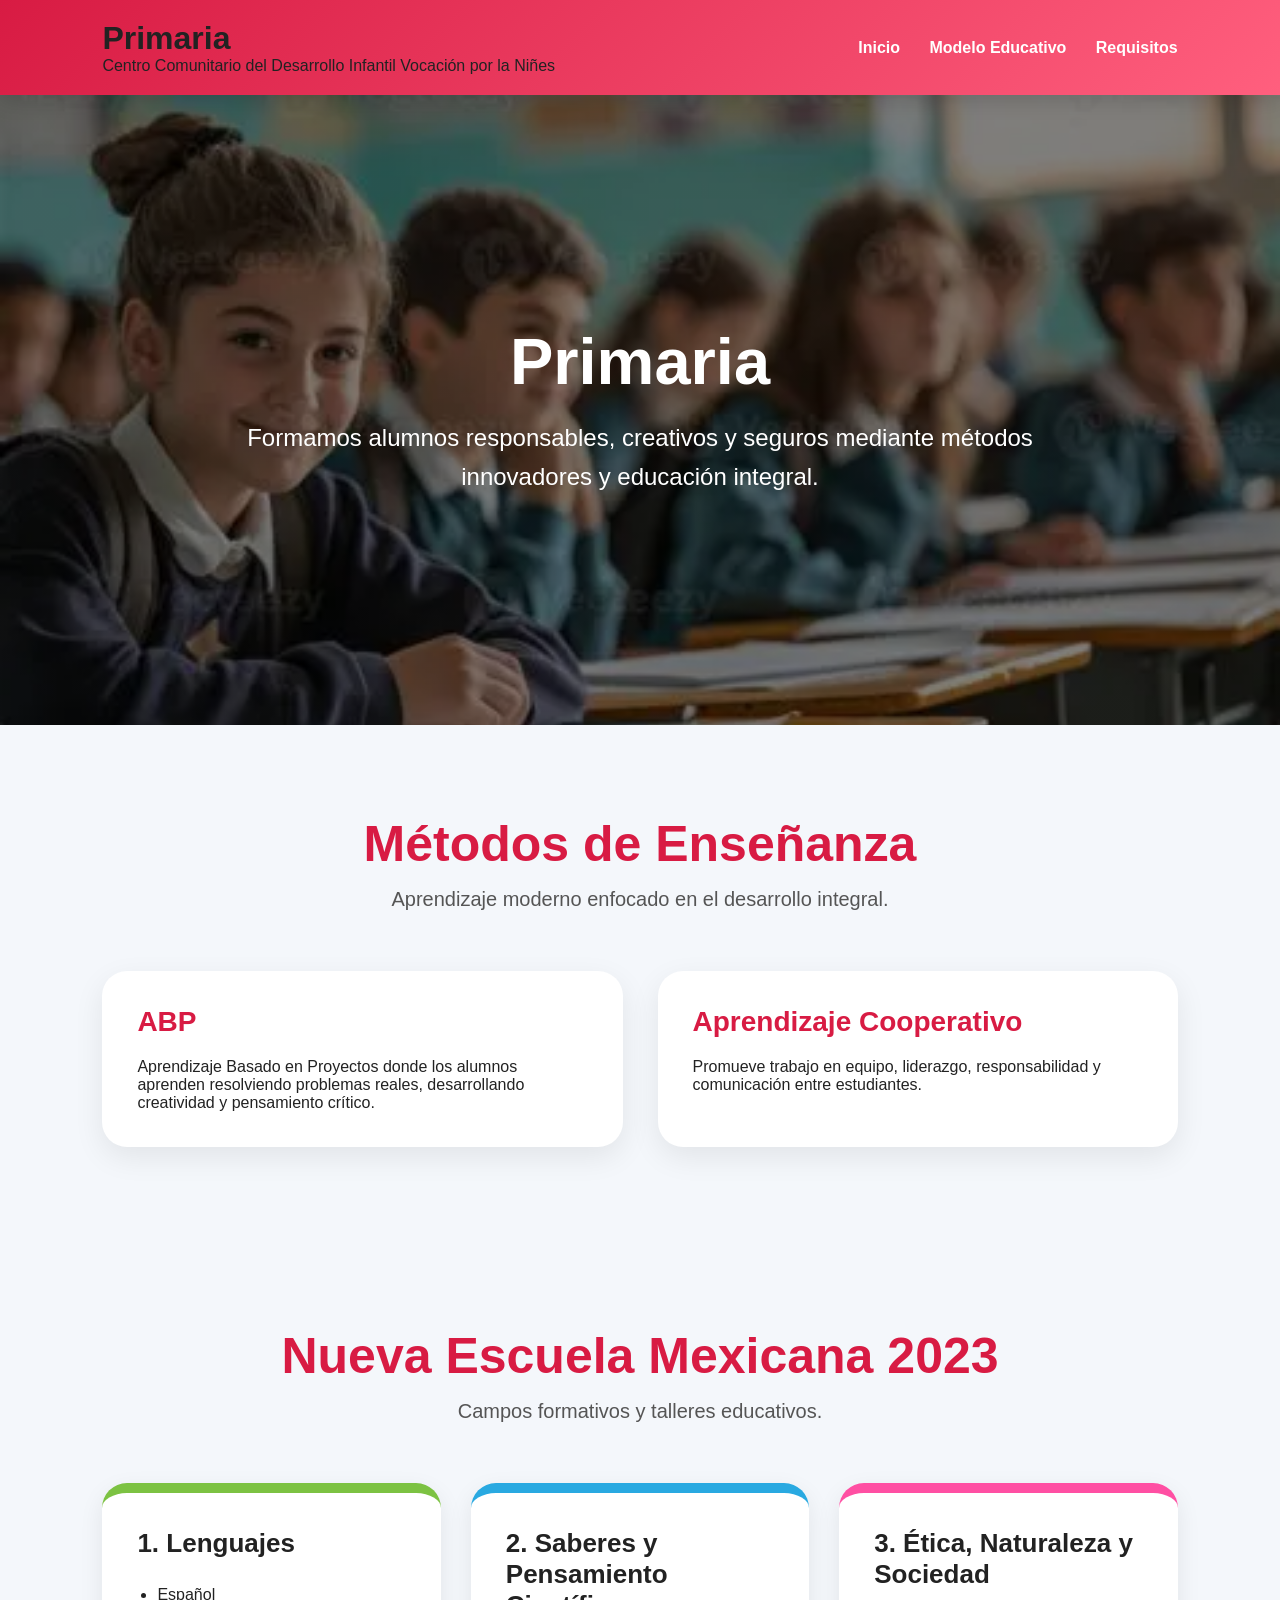
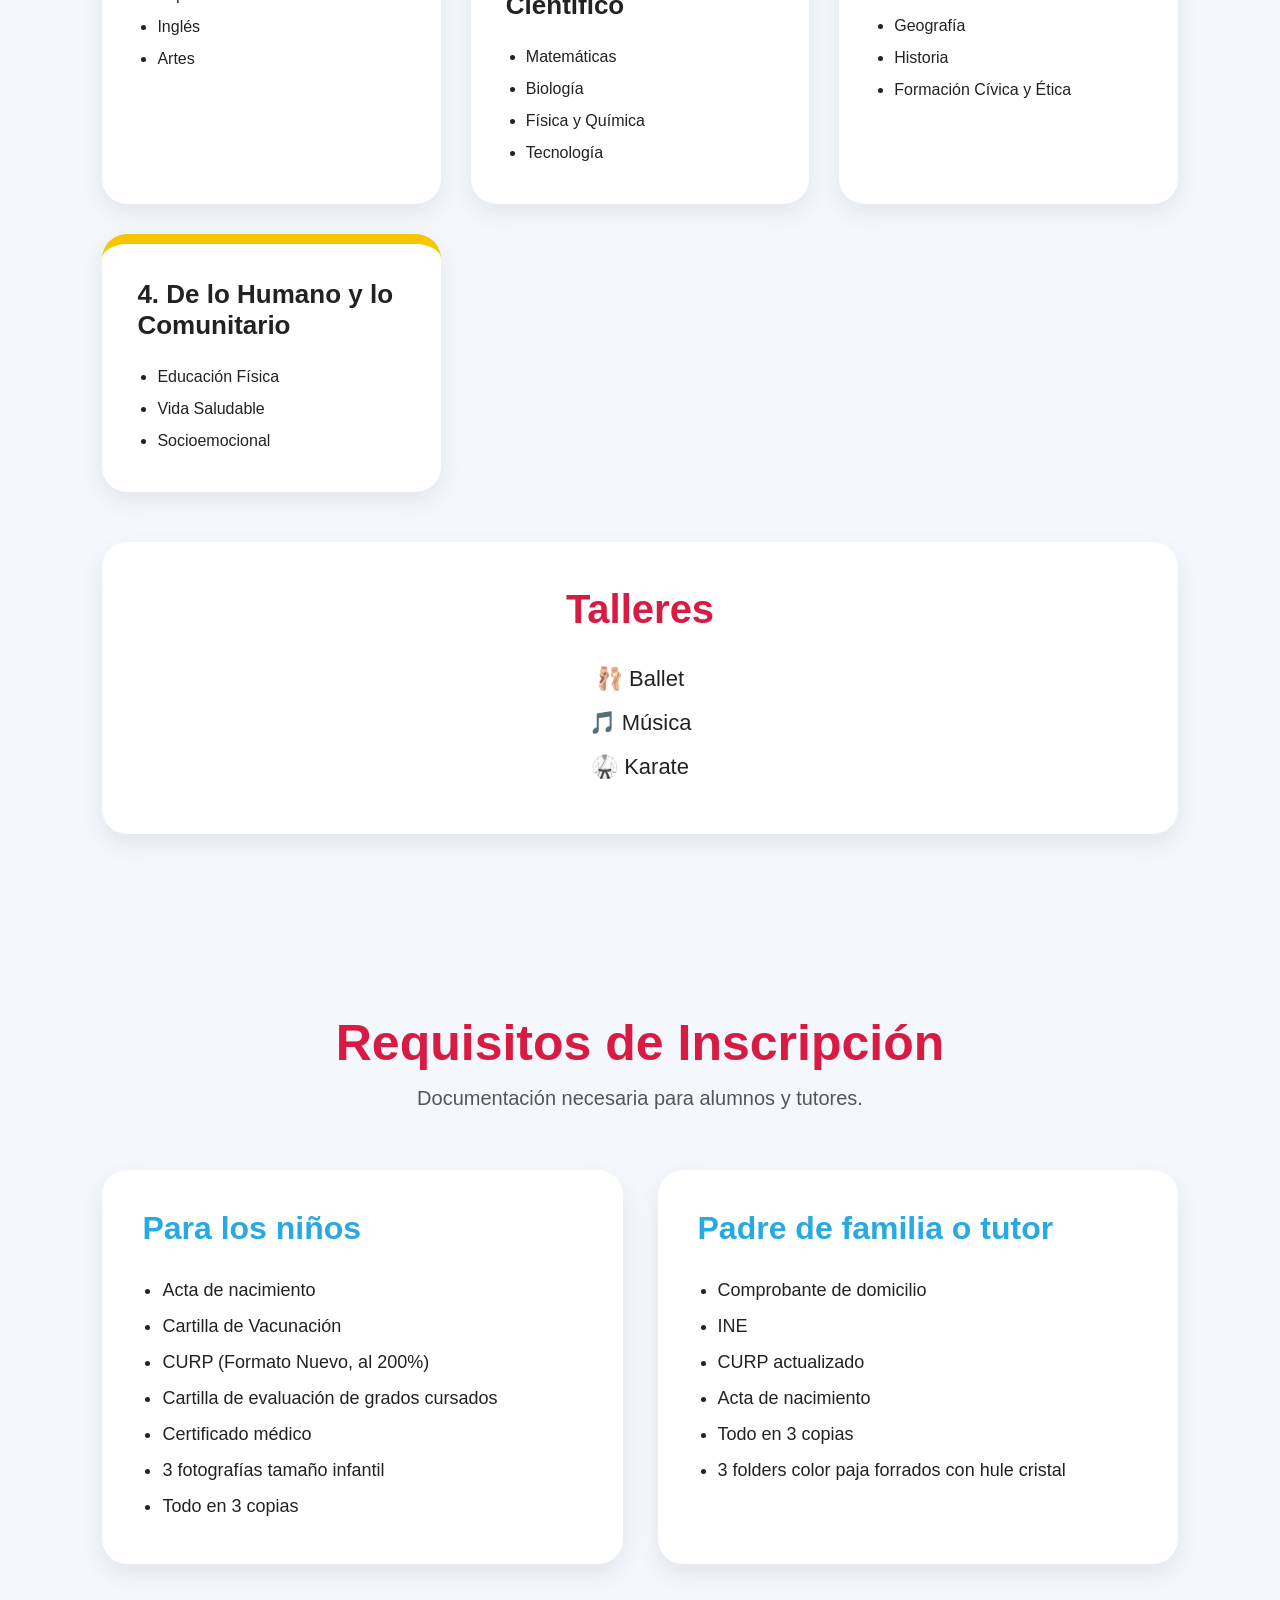
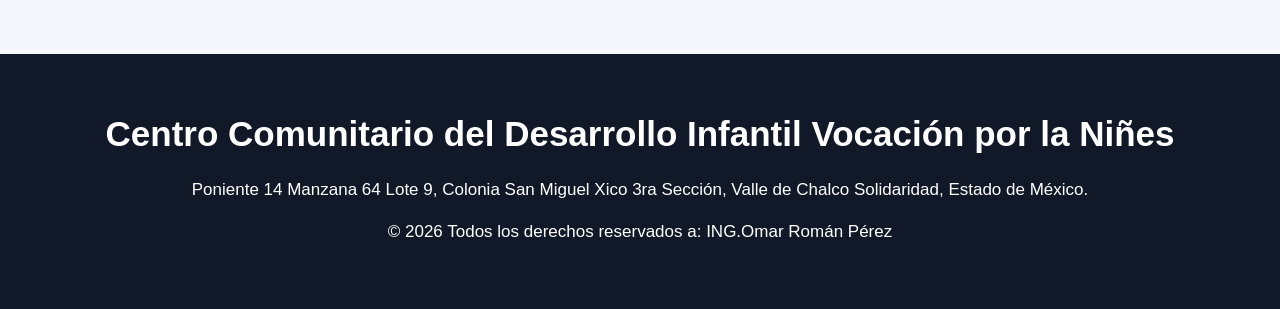
<file: primaria.html>
<!DOCTYPE html>
<html lang="es">
<head>
<meta charset="UTF-8">
<meta name="viewport" content="width=device-width, initial-scale=1.0">

<title>Primaria | Centro Comunitario del Desarrollo Infantil Vocación por la Niñes</title>

<style>

*{
    margin:0;
    padding:0;
    box-sizing:border-box;
    font-family:'Segoe UI', sans-serif;
}

body{
    background:#f4f7fb;
    color:#222;
}

/* HEADER */

header{
    width:100%;
    background:linear-gradient(135deg,#d81b43,#ff5f7e);
    padding:20px 8%;
    display:flex;
    justify-content:space-between;
    align-items:center;
    position:sticky;
    top:0;
    z-index:999;
    box-shadow:0 5px 20px rgba(0,0,0,0.15);
}

.logo1 h1{
    color:white;
    font-size:32px;
}

.logo1 p{
    color:white;
    font-size:15px;
}

nav a{
    color:white;
    text-decoration:none;
    margin-left:25px;
    font-weight:bold;
    transition:.3s;
}

nav a:hover{
    color:#ffe082;
}

/* HERO */

.hero{
    min-height:70vh;
    background:linear-gradient(rgba(0,0,0,.5),rgba(0,0,0,.5)),
    url('primaria.jpg');
    background-size:cover;
    background-position:center;
    display:flex;
    justify-content:center;
    align-items:center;
    text-align:center;
    padding:40px;
}

.hero-text{
    color:white;
    max-width:850px;
}

.hero-text h1{
    font-size:65px;
    margin-bottom:20px;
}

.hero-text p{
    font-size:24px;
    line-height:1.6;
}

/* SECCIONES */

.section{
    padding:90px 8%;
}

.section-title{
    text-align:center;
    margin-bottom:60px;
}

.section-title h2{
    font-size:50px;
    color:#d81b43;
    margin-bottom:15px;
}

.section-title p{
    font-size:20px;
    color:#555;
}

/* TARJETAS */

.cards{
    display:grid;
    grid-template-columns:repeat(auto-fit,minmax(280px,1fr));
    gap:35px;
}

.card{
    background:white;
    border-radius:25px;
    padding:35px;
    box-shadow:0 10px 30px rgba(0,0,0,0.08);
    transition:.4s;
}

.card:hover{
    transform:translateY(-10px);
}

.card h3{
    color:#d81b43;
    margin-bottom:20px;
    font-size:28px;
}

.card ul{
    padding-left:20px;
    line-height:2;
}

/* CAMPOS */

.campos{
    display:grid;
    grid-template-columns:repeat(auto-fit,minmax(250px,1fr));
    gap:30px;
    margin-top:50px;
}

.campo{
    background:white;
    border-radius:25px;
    padding:35px;
    box-shadow:0 8px 25px rgba(0,0,0,.08);
    transition:.4s;
}

.campo:hover{
    transform:scale(1.03);
}

.campo h3{
    margin-bottom:20px;
    font-size:26px;
}

.campo ul{
    line-height:2;
    padding-left:20px;
}

.verde{
    border-top:10px solid #7cc242;
}

.azul{
    border-top:10px solid #29a9e1;
}

.rosa{
    border-top:10px solid #ff4fa3;
}

.amarillo{
    border-top:10px solid #f6c600;
}

/* TALLERES */

.talleres{
    background:white;
    margin-top:50px;
    padding:45px;
    border-radius:25px;
    box-shadow:0 10px 25px rgba(0,0,0,0.08);
    text-align:center;
}

.talleres h2{
    color:#d81b43;
    margin-bottom:25px;
    font-size:40px;
}

.talleres ul{
    list-style:none;
    font-size:22px;
    line-height:2;
}

/* REQUISITOS */

.requisitos{
    display:grid;
    grid-template-columns:repeat(auto-fit,minmax(320px,1fr));
    gap:35px;
}

.req{
    background:white;
    border-radius:25px;
    padding:40px;
    box-shadow:0 10px 25px rgba(0,0,0,0.08);
}

.req h3{
    color:#29a9e1;
    margin-bottom:25px;
    font-size:32px;
}

.req ul{
    padding-left:20px;
    line-height:2;
    font-size:18px;
}

/* FOOTER */

footer{
    background:#111827;
    color:white;
    text-align:center;
    padding:60px 20px;
}

footer h2{
    margin-bottom:20px;
    font-size:35px;
}

footer p{
    margin-top:10px;
    line-height:1.9;
    font-size:17px;
}

/* RESPONSIVE */

@media(max-width:900px){

    header{
        flex-direction:column;
        gap:20px;
        text-align:center;
    }

    nav{
        display:flex;
        flex-wrap:wrap;
        justify-content:center;
    }

    nav a{
        margin:10px;
    }

    .hero-text h1{
        font-size:45px;
    }

    .hero-text p{
        font-size:20px;
    }

    .section-title h2{
        font-size:38px;
    }

}


</style>
</head>

<body>

<header>

<div class="logo">
<h1>Primaria</h1>
<p>Centro Comunitario del Desarrollo Infantil Vocación por la Niñes</p>
</div>

<nav>
<a href="index.html">Inicio</a>
<a href="#modelo">Modelo Educativo</a>
<a href="#requisitos">Requisitos</a>
</nav>

</header>
<!-- HERO -->

<section class="hero">

<div class="hero-text">

<h1>Primaria</h1>

<p>
Formamos alumnos responsables, creativos y seguros
mediante métodos innovadores y educación integral.
</p>

</div>

</section>

<!-- METODOS -->

<section class="section">

<div class="section-title">

<h2>
Métodos de Enseñanza
</h2>

<p>
Aprendizaje moderno enfocado en el desarrollo integral.
</p>

</div>

<div class="cards">

<div class="card">

<h3>
ABP
</h3>

<p>
Aprendizaje Basado en Proyectos donde los alumnos
aprenden resolviendo problemas reales,
desarrollando creatividad y pensamiento crítico.
</p>

</div>

<div class="card">

<h3>
Aprendizaje Cooperativo
</h3>

<p>
Promueve trabajo en equipo, liderazgo,
responsabilidad y comunicación entre estudiantes.
</p>

</div>

</div>

</section>

<!-- MODELO EDUCATIVO -->

<section class="section" id="modelo">

<div class="section-title">

<h2>
Nueva Escuela Mexicana 2023
</h2>

<p>
Campos formativos y talleres educativos.
</p>

</div>

<div class="campos">

<div class="campo verde">

<h3>
1. Lenguajes
</h3>

<ul>
<li>Español</li>
<li>Inglés</li>
<li>Artes</li>
</ul>

</div>

<div class="campo azul">

<h3>
2. Saberes y Pensamiento Científico
</h3>

<ul>
<li>Matemáticas</li>
<li>Biología</li>
<li>Física y Química</li>
<li>Tecnología</li>
</ul>

</div>

<div class="campo rosa">

<h3>
3. Ética, Naturaleza y Sociedad
</h3>

<ul>
<li>Geografía</li>
<li>Historia</li>
<li>Formación Cívica y Ética</li>
</ul>

</div>

<div class="campo amarillo">

<h3>
4. De lo Humano y lo Comunitario
</h3>

<ul>
<li>Educación Física</li>
<li>Vida Saludable</li>
<li>Socioemocional</li>
</ul>

</div>

</div>

<div class="talleres">

<h2>
Talleres
</h2>

<ul>
<li>🩰 Ballet</li>
<li>🎵 Música</li>
<li>🥋 Karate</li>
</ul>

</div>

</section>

<!-- REQUISITOS -->

<section class="section" id="requisitos">

<div class="section-title">

<h2>
Requisitos de Inscripción
</h2>

<p>
Documentación necesaria para alumnos y tutores.
</p>

</div>

<div class="requisitos">

<div class="req">

<h3>
Para los niños
</h3>

<ul>
<li>Acta de nacimiento</li>
<li>Cartilla de Vacunación</li>
<li>CURP (Formato Nuevo, al 200%)</li>
<li>Cartilla de evaluación de grados cursados</li>
<li>Certificado médico</li>
<li>3 fotografías tamaño infantil</li>
<li>Todo en 3 copias</li>
</ul>

</div>

<div class="req">

<h3>
Padre de familia o tutor
</h3>

<ul>
<li>Comprobante de domicilio</li>
<li>INE</li>
<li>CURP actualizado</li>
<li>Acta de nacimiento</li>
<li>Todo en 3 copias</li>
<li>3 folders color paja forrados con hule cristal</li>
</ul>

</div>

</div>

</section>

<footer>

<h2>
Centro Comunitario del Desarrollo Infantil Vocación por la Niñes
</h2>

<p>
Poniente 14 Manzana 64 Lote 9,
Colonia San Miguel Xico 3ra Sección,
Valle de Chalco Solidaridad,
Estado de México.
</p>

<p>
© 2026 Todos los derechos reservados a: ING.Omar Román Pérez 
</p>

</footer>





</body>
</html>
</file>
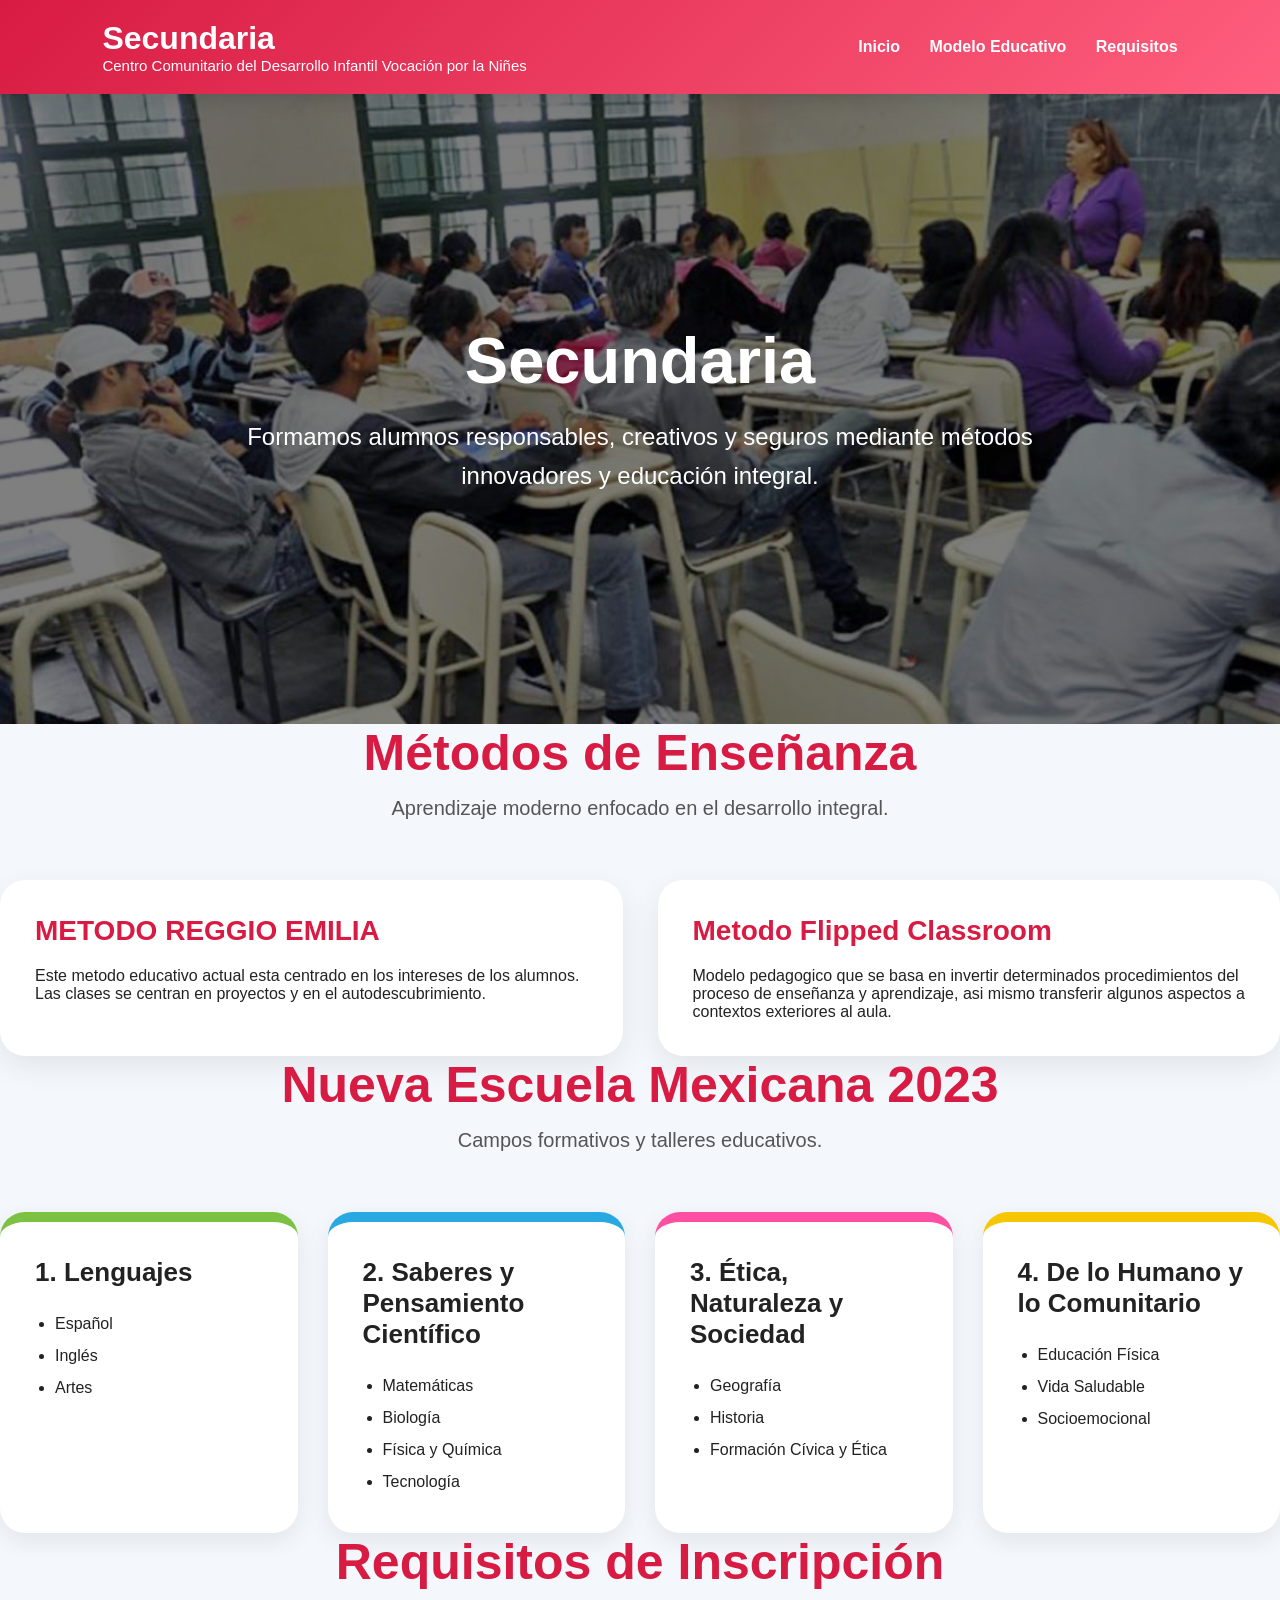
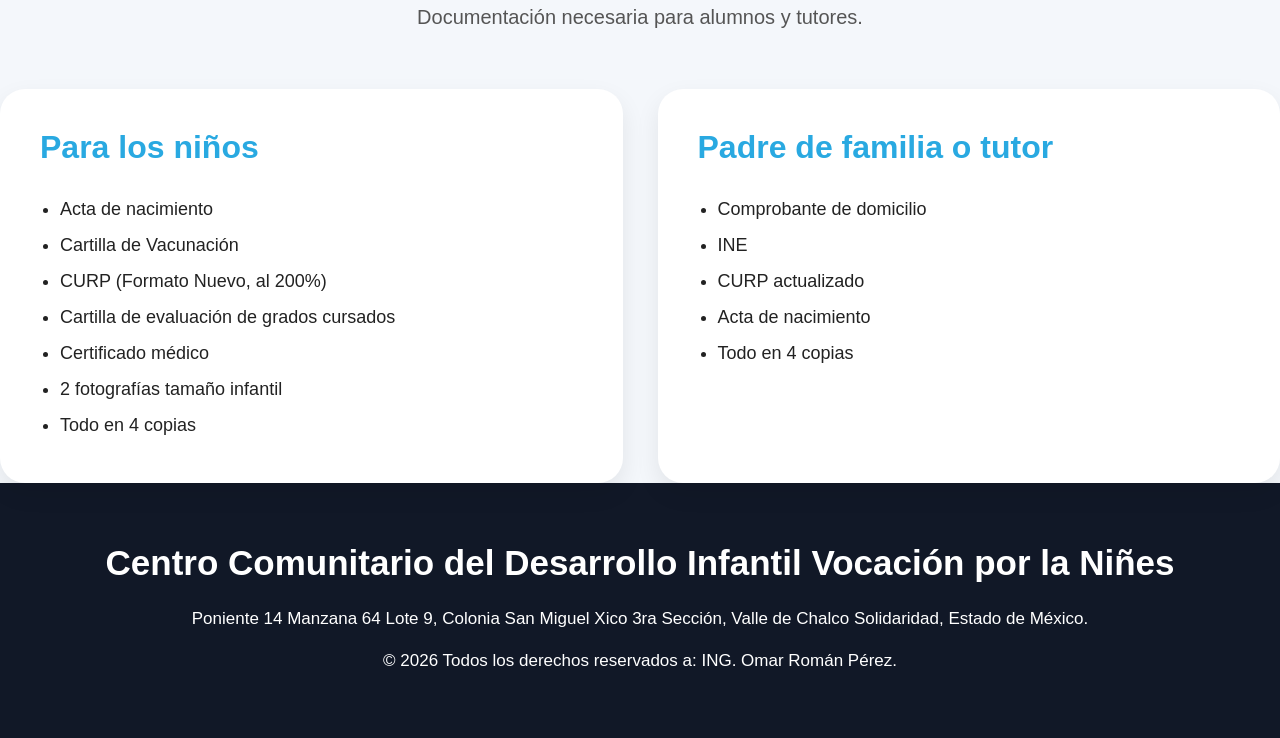
<file: secundaria.html>
<!DOCTYPE html>
<html lang="es">
<head>
<meta charset="UTF-8">
<meta name="viewport" content="width=device-width, initial-scale=1.0">

<title>Secundaria | Centro Comunitario del Desarrollo Infantil Vocación por la Niñes</title>

<style>

*{
    margin:0;
    padding:0;
    box-sizing:border-box;
    font-family:'Segoe UI', sans-serif;
}

body{
    background:#f4f7fb;
    color:#222;
}

/* HEADER */

header{
    width:100%;
    background:linear-gradient(135deg,#d81b43,#ff5f7e);
    padding:20px 8%;
    display:flex;
    justify-content:space-between;
    align-items:center;
    position:sticky;
    top:0;
    z-index:999;
    box-shadow:0 5px 20px rgba(0,0,0,0.15);
}

.logo h1{
    color:white;
    font-size:32px;
}

.logo p{
    color:white;
    font-size:15px;
}

nav a{
    color:white;
    text-decoration:none;
    margin-left:25px;
    font-weight:bold;
    transition:.3s;
}

nav a:hover{
    color:#ffe082;
}

/* HERO */

.hero{
    min-height:70vh;
    background:linear-gradient(rgba(0,0,0,.5),rgba(0,0,0,.5)),
    url('secundaria.jpg');
    background-size:cover;
    background-position:center;
    display:flex;
    justify-content:center;
    align-items:center;
    text-align:center;
    padding:40px;
}

.hero-text{
    color:white;
    max-width:850px;
}

.hero-text h1{
    font-size:65px;
    margin-bottom:20px;
}

.hero-text p{
    font-size:24px;
    line-height:1.6;
}
<!-- LOGO -->
<div class="logo-img">
    <img src="logo.jpg" alt="Logo Colegio">
</div>

/* SECCIONES */

.section{
    padding:90px 8%;
}

.section-title{
    text-align:center;
    margin-bottom:60px;
}

.section-title h2{
    font-size:50px;
    color:#d81b43;
    margin-bottom:15px;
}

.section-title p{
    font-size:20px;
    color:#555;
}

/* TARJETAS */

.cards{
    display:grid;
    grid-template-columns:repeat(auto-fit,minmax(280px,1fr));
    gap:35px;
}

.card{
    background:white;
    border-radius:25px;
    padding:35px;
    box-shadow:0 10px 30px rgba(0,0,0,0.08);
    transition:.4s;
}

.card:hover{
    transform:translateY(-10px);
}

.card h3{
    color:#d81b43;
    margin-bottom:20px;
    font-size:28px;
}

.card ul{
    padding-left:20px;
    line-height:2;
}

/* CAMPOS */

.campos{
    display:grid;
    grid-template-columns:repeat(auto-fit,minmax(250px,1fr));
    gap:30px;
    margin-top:50px;
}

.campo{
    background:white;
    border-radius:25px;
    padding:35px;
    box-shadow:0 8px 25px rgba(0,0,0,.08);
    transition:.4s;
}

.campo:hover{
    transform:scale(1.03);
}

.campo h3{
    margin-bottom:20px;
    font-size:26px;
}

.campo ul{
    line-height:2;
    padding-left:20px;
}

.verde{
    border-top:10px solid #7cc242;
}

.azul{
    border-top:10px solid #29a9e1;
}

.rosa{
    border-top:10px solid #ff4fa3;
}

.amarillo{
    border-top:10px solid #f6c600;
}

/* TALLERES */

.talleres{
    background:white;
    margin-top:50px;
    padding:45px;
    border-radius:25px;
    box-shadow:0 10px 25px rgba(0,0,0,0.08);
    text-align:center;
}

.talleres h2{
    color:#d81b43;
    margin-bottom:25px;
    font-size:40px;
}

.talleres ul{
    list-style:none;
    font-size:22px;
    line-height:2;
}

/* REQUISITOS */

.requisitos{
    display:grid;
    grid-template-columns:repeat(auto-fit,minmax(320px,1fr));
    gap:35px;
}

.req{
    background:white;
    border-radius:25px;
    padding:40px;
    box-shadow:0 10px 25px rgba(0,0,0,0.08);
}

.req h3{
    color:#29a9e1;
    margin-bottom:25px;
    font-size:32px;
}

.req ul{
    padding-left:20px;
    line-height:2;
    font-size:18px;
}

/* FOOTER */

footer{
    background:#111827;
    color:white;
    text-align:center;
    padding:60px 20px;
}

footer h2{
    margin-bottom:20px;
    font-size:35px;
}

footer p{
    margin-top:10px;
    line-height:1.9;
    font-size:17px;
}

/* RESPONSIVE */

@media(max-width:900px){

    header{
        flex-direction:column;
        gap:20px;
        text-align:center;
    }

    nav{
        display:flex;
        flex-wrap:wrap;
        justify-content:center;
    }

    nav a{
        margin:10px;
    }

    .hero-text h1{
        font-size:45px;
    }

    .hero-text p{
        font-size:20px;
    }

    .section-title h2{
        font-size:38px;
    }

}


</style>
</head>

<body>

<header>

<div class="logo">
<h1>Secundaria</h1>
<p>Centro Comunitario del Desarrollo Infantil Vocación por la Niñes</p>
</div>

<nav>
<a href="index.html">Inicio</a>
<a href="#modelo">Modelo Educativo</a>
<a href="#requisitos">Requisitos</a>
</nav>

</header>
<!-- HERO -->

<section class="hero">

<div class="hero-text">

<h1>Secundaria</h1>

<p>
Formamos alumnos responsables, creativos y seguros
mediante métodos innovadores y educación integral.
</p>

</div>

</section>

<!-- METODOS -->

<section class="section">

<div class="section-title">

<h2>
Métodos de Enseñanza
</h2>

<p>
Aprendizaje moderno enfocado en el desarrollo integral.
</p>

</div>

<div class="cards">

<div class="card">

<h3>
METODO REGGIO EMILIA
</h3>

<p>
Este metodo educativo actual
esta centrado en los intereses
de los alumnos. Las clases se centran
en proyectos y en el autodescubrimiento.
</p>

</div>

<div class="card">

<h3>
Metodo Flipped Classroom
</h3>

<p>
Modelo pedagogico que se basa en invertir 
determinados procedimientos del proceso
de enseñanza y aprendizaje, asi mismo 
transferir algunos aspectos a contextos
exteriores al aula. 
</p>

</div>

</div>

</section>

<!-- MODELO EDUCATIVO -->

<section class="section" id="modelo">

<div class="section-title">

<h2>
Nueva Escuela Mexicana 2023
</h2>

<p>
Campos formativos y talleres educativos.
</p>

</div>

<div class="campos">

<div class="campo verde">

<h3>
1. Lenguajes
</h3>

<ul>
<li>Español</li>
<li>Inglés</li>
<li>Artes</li>
</ul>

</div>

<div class="campo azul">

<h3>
2. Saberes y Pensamiento Científico
</h3>

<ul>
<li>Matemáticas</li>
<li>Biología</li>
<li>Física y Química</li>
<li>Tecnología</li>
</ul>

</div>

<div class="campo rosa">

<h3>
3. Ética, Naturaleza y Sociedad
</h3>

<ul>
<li>Geografía</li>
<li>Historia</li>
<li>Formación Cívica y Ética</li>
</ul>

</div>

<div class="campo amarillo">

<h3>
4. De lo Humano y lo Comunitario
</h3>

<ul>
<li>Educación Física</li>
<li>Vida Saludable</li>
<li>Socioemocional</li>
</ul>

</div>

</div>

</section>

<!-- REQUISITOS -->

<section class="section" id="requisitos">

<div class="section-title">

<h2>
Requisitos de Inscripción
</h2>

<p>
Documentación necesaria para alumnos y tutores.
</p>

</div>

<div class="requisitos">

<div class="req">

<h3>
Para los niños
</h3>

<ul>
<li>Acta de nacimiento</li>
<li>Cartilla de Vacunación</li>
<li>CURP (Formato Nuevo, al 200%)</li>
<li>Cartilla de evaluación de grados cursados</li>
<li>Certificado médico</li>
<li>2 fotografías tamaño infantil</li>
<li>Todo en 4 copias</li>
</ul>

</div>

<div class="req">

<h3>
Padre de familia o tutor
</h3>

<ul>
<li>Comprobante de domicilio</li>
<li>INE</li>
<li>CURP actualizado</li>
<li>Acta de nacimiento</li>
<li>Todo en 4 copias</li>
</ul>

</div>

</div>

</section>

<footer>

<h2>
Centro Comunitario del Desarrollo Infantil Vocación por la Niñes
</h2>

<p>
Poniente 14 Manzana 64 Lote 9,
Colonia San Miguel Xico 3ra Sección,
Valle de Chalco Solidaridad,
Estado de México.
</p>

<p>
© 2026 Todos los derechos reservados a: ING. Omar Román Pérez.
</p>

</footer>





</body>
</html>
</file>
